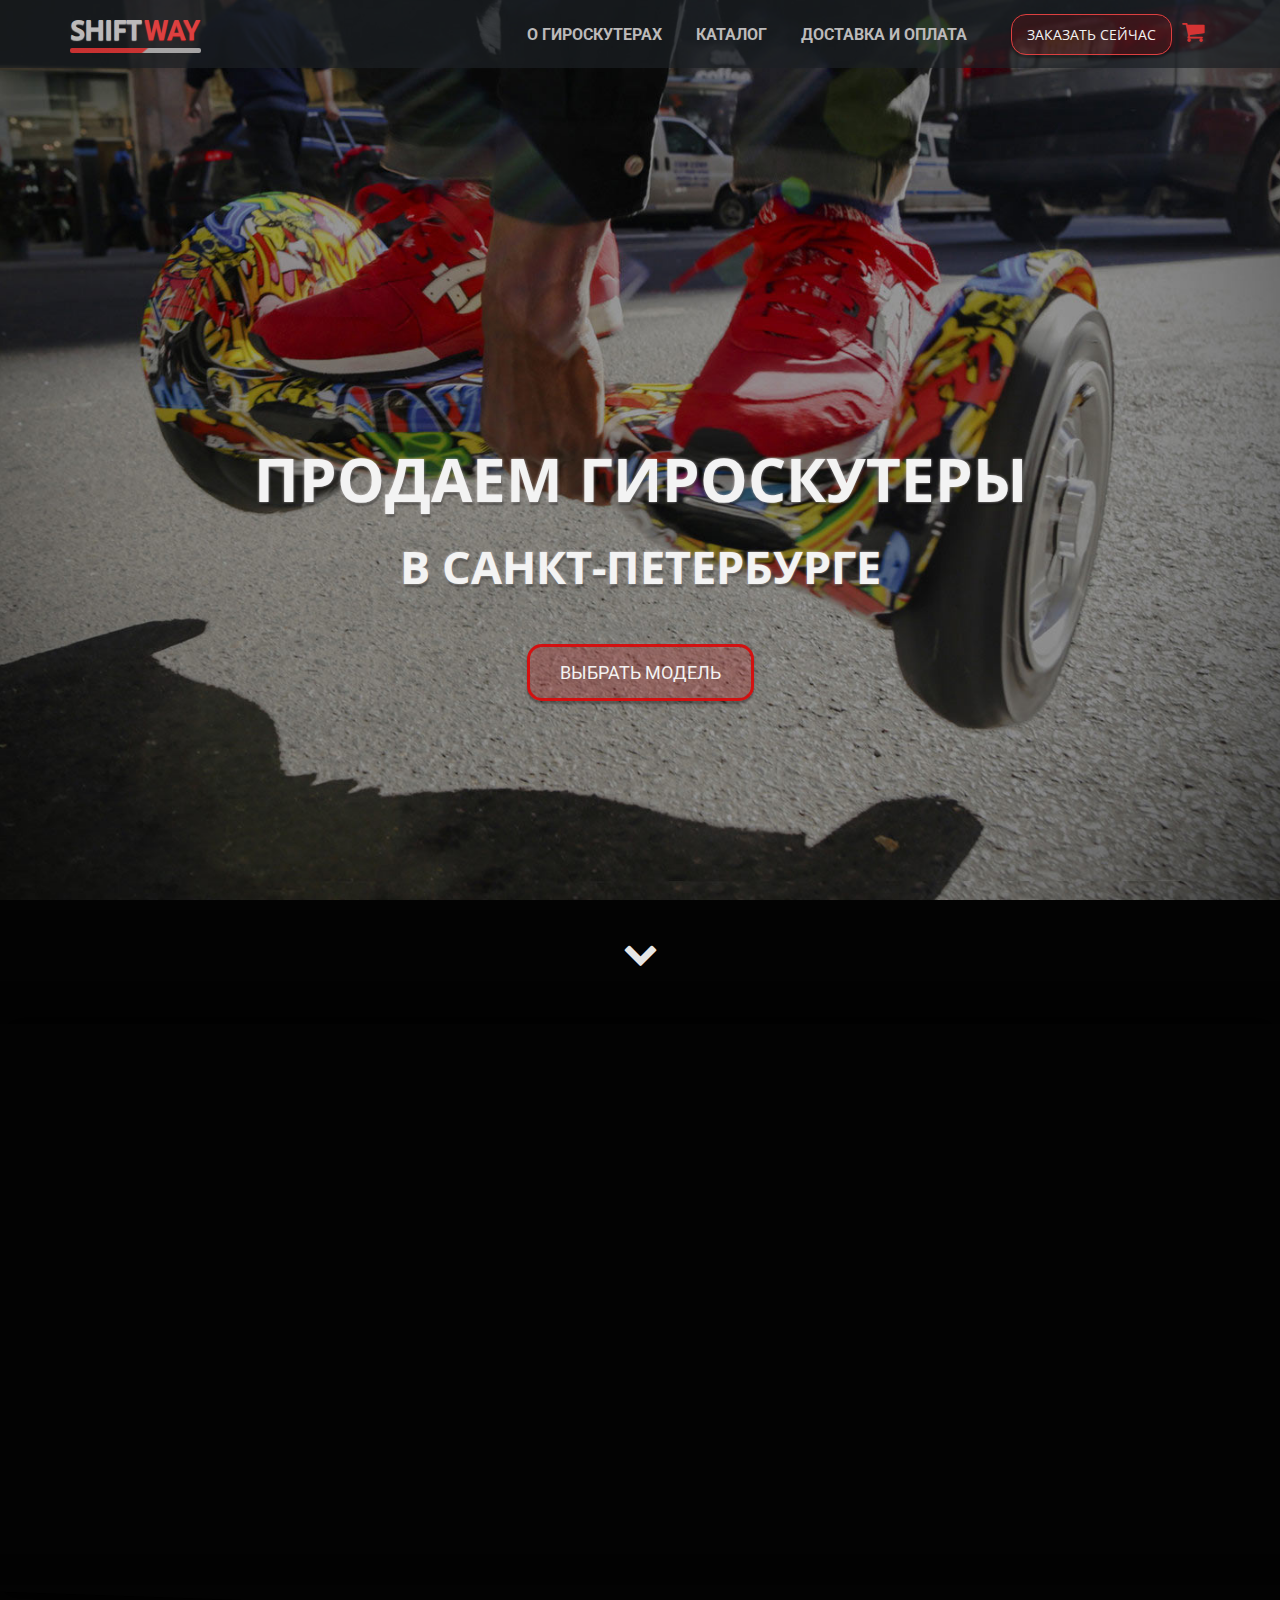
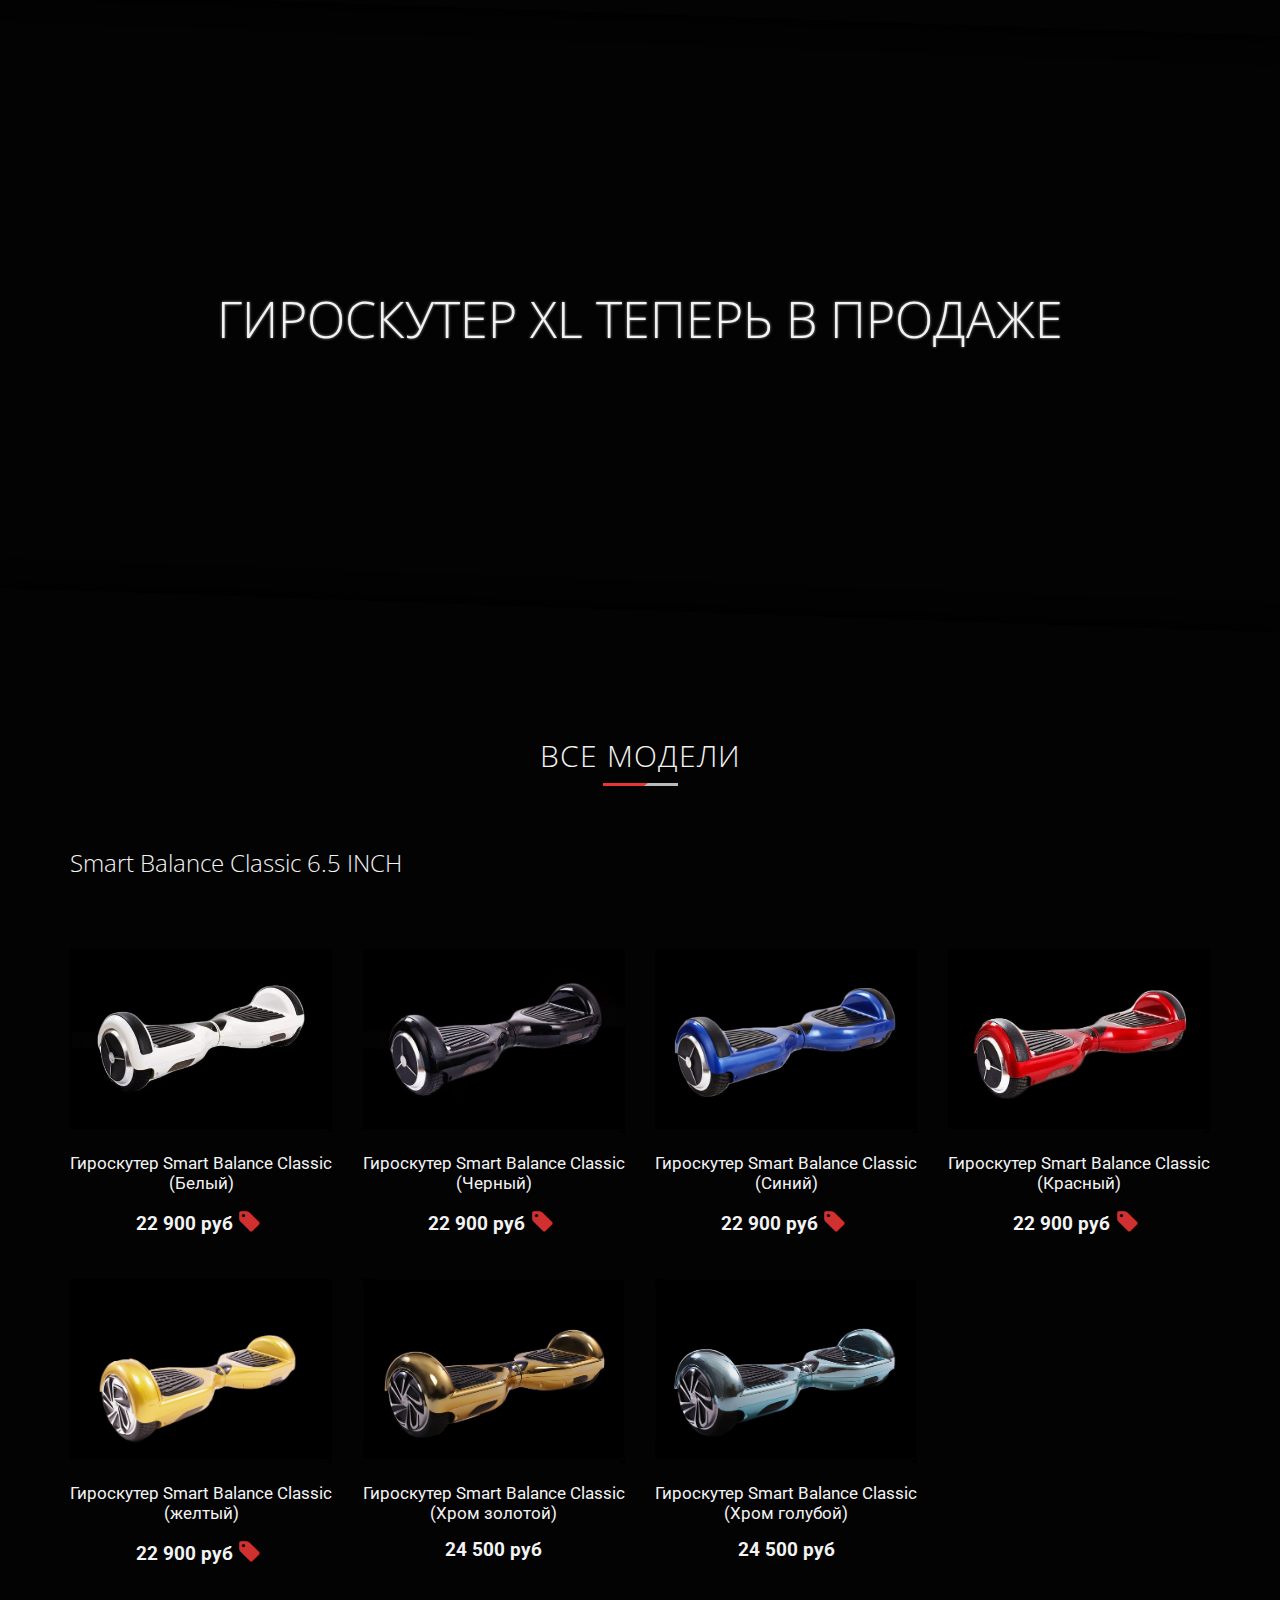
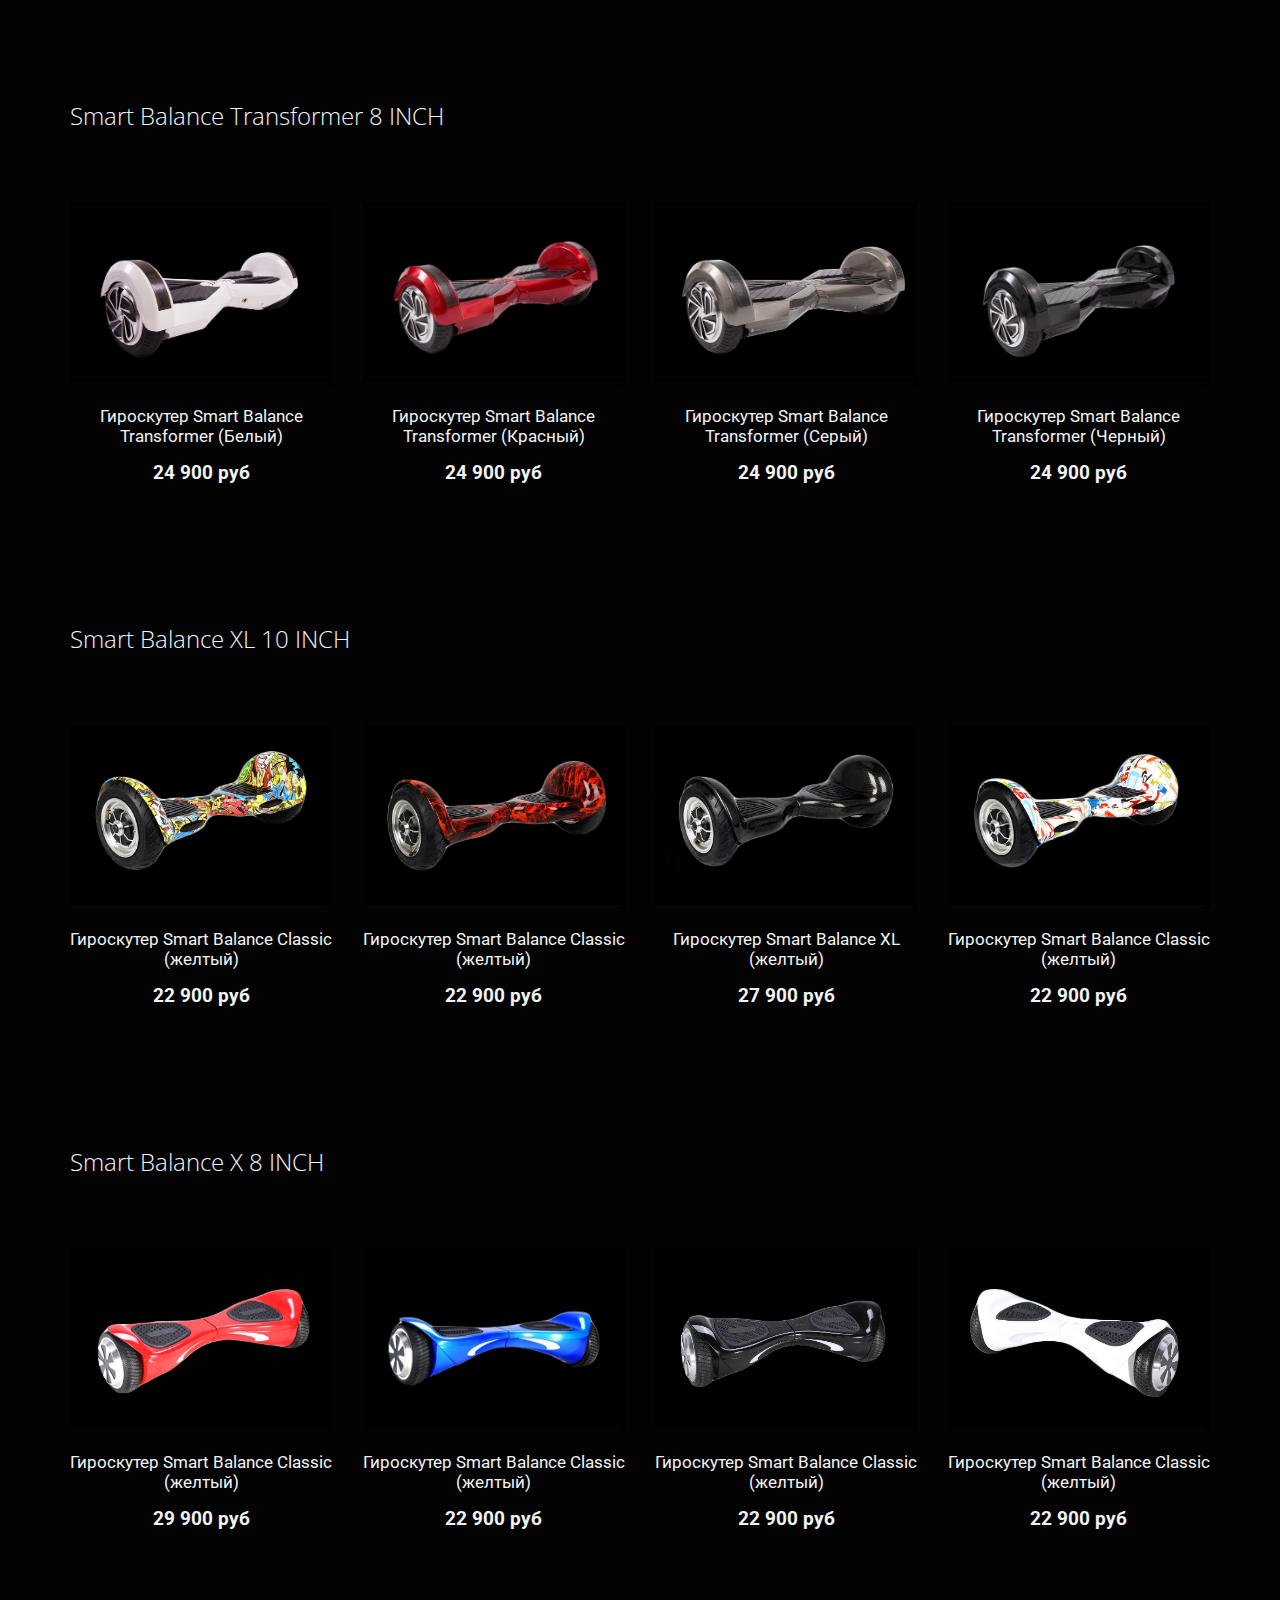
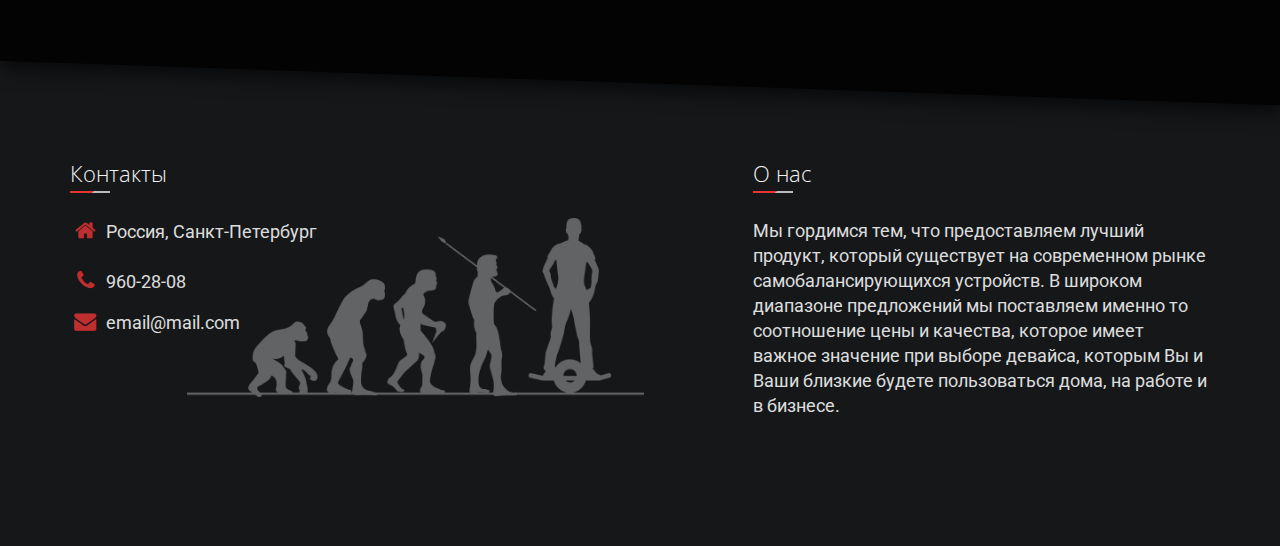
<file: index.html>
<!DOCTYPE html>
<html lang="ru">
  <head>
    <meta charset="UTF-8">
    <meta name="viewport" content="width=device-width, initial-scale=1, maximum-scale=1">
    <title>Shiftway Гироскутеры</title>
    <link rel="shortcut icon" href="img/favicon.png" type="image/x-icon">
    <link href='https://fonts.googleapis.com/css?family=Roboto:400,700&subset=latin,cyrillic' rel='stylesheet' type='text/css'>
    <link href='https://fonts.googleapis.com/css?family=Open+Sans:400,300,700&subset=latin,cyrillic' rel='stylesheet' type='text/css'>
    <link rel="stylesheet" type="text/css" href="css/normalize.css">
    <link rel="stylesheet" type="text/css" href="css/stylesheet.css">
    <!--  <![if IE]>
  <style type="text/css">
   .page-header, .promo-block-2{
     background-attachment: scroll;
   }
  </style>
  <![endif]> -->
  </head>
  <body>
    <header class="page-header">
      <div class="nav-menu" id="menu">
        <div class="container">
          <div class="row">
            <div class="col-md-3">
              <div class="logo">
                <a href="index.html">
                <span class="shift">Shift</span><span class="way">way</span><span class="dot">.ru</span>
                <div class="logo-decor"></div>
                </a>
              </div>
              <a class="mobile-menu-icon" href="#" id="mobileButton"><span></span></a>
            </div>
              
            <div class="col-md-9 text-right">
              <nav class="main-nav" id="mobile-menu">
                <ul>
                   <li><a href="gyro.html">О гироскутерах</a></li>
                  <li><a class="smoothScroll" href="#catalog">Каталог</a></li>
                  <li><a href="">Доставка и оплата</a></li>

                </ul>
                <div class="page-header__btn-order">
                <a class="btn-order-now" href="#">Заказать сейчас</a>
                <span class="icon-basket-1"></span>
              </div>
              </nav>
            </div>
	        </div>
          </div>
        </div>
      <section class="promo-block">
        <div class="container">
          <div class="row">
            <div class="col-md-10 col-md-offset-1 text-center">
              <h1 class="promo-block__title">Продаем гироскутеры<br><span>в Санкт-Петербурге</span></h1>
              <a href="#catalog" class="btn promo-block__btn smoothScroll">Выбрать модель</a>
              <a href="#catalog" class="icon-down-open smoothScroll"></a>
            </div>
          </div>
        </div>
      </section>
    </header>
    <main>
      <div class="features">
        <div class="container">
          <div class="row">
            <div class="col-md-4 col-sm-4 feature-animation">
              <div class="feature-item">
                <a href="">
                  <img src="img/feature-1.jpg" alt="">
                </a>
              </div>
            </div>
            <div class="col-md-4 col-sm-4 feature-animation">
              <div class="feature-item">
               
                  <img src="img/f2.jpg" alt="">
            
              </div>
            </div>
            <div class="col-md-4 col-sm-4 feature-animation">
              <div class="feature-item">
                <a href="">
                  <img src="img/feature-3.jpg" alt="">
                </a>
              </div>
            </div>
          </div>
        </div>
      </div>
      <div class="skew-2deg skew-2deg--up"></div>
      <section class="promo-block-2">
        <div class="container">
          <div class="row">
            <div class="col-md-10 col-md-offset-1 text-center">
              <h4 class="promo-block-2__title">Гироскутер XL теперь в продаже</h4>
            </div>
          </div>
        </div>
      </section>
      <div class="skew-2deg skew-2deg--down"></div>
      <article class="catalog" id="catalog">
        <div class="container">
          <div class="row">
            <div class="col-md-10 col-md-offset-1 text-center">
              <h2 class="catalog__title">Все модели</h2>
            </div>
          </div>
          <section class="catalog__section" id="catalog-classic">
            <div class="row">
              <div class="col-md-5">
                <h3 class="catalog__section-title">Smart Balance Classic 6.5 INCH</h3>
              </div>
            </div>
            <div class="row">
              <div class="col-md-3 col-xs-6">

                <div class="catalog__item" >
                  <div class="catalog__item-picture">
                    <a href="classic.html">
                      <div class="hover-block hover-block-left"><p><span class="icon-info-circled"></span>Описание</p></div>
                    </a>
                    <a href="#"  class="buy-classic-white">
                      <div class="hover-block hover-block-right"><p>Купить<span class="icon-basket-1"></span></p></div>
                    </a>
                    <img src="img/item-classic-white.jpg">
                  </div>
                  <p class="catalog__item-name">Гироскутер Smart Balance Classic (Белый)</p>
                  <p class="catalog__item-price">22 900 руб<span class="icon-tag"></span></p>
                </div>

              </div>
              <div class="col-md-3 col-xs-6">
                <div class="catalog__item">
                  <div class="catalog__item-picture">
                    <a href="classic.html">
                      <div class="hover-block hover-block-left"><p><span class="icon-info-circled"></span>Описание</p></div></a>
                    <a href="#" class="buy-classic-black">
                      <div class="hover-block hover-block-right"><p>Купить<span class="icon-basket-1"></span></p></div></a>
                    <img src="img/item-classic-black.jpg">
                  </div>
                  <p class="catalog__item-name">Гироскутер Smart Balance Classic (Черный)</p>
                  <p class="catalog__item-price">22 900 руб<span class="icon-tag"></span></p>
                </div>
              </div>


              <div class="col-md-3 col-xs-6">
                <div class="catalog__item">
                  <div class="catalog__item-picture">
                    <a href="classic.html">
                      <div class="hover-block hover-block-left"><p><span class="icon-info-circled"></span>Описание</p></div></a>
                    <a href="#" class="buy-classic-blue">
                      <div class="hover-block hover-block-right"><p>Купить<span class="icon-basket-1"></span></p></div></a>
                    <img src="img/item-classic-blue.jpg">
                  </div>
                  <p class="catalog__item-name">Гироскутер Smart Balance Classic (Синий)</p>
                  <p class="catalog__item-price">22 900 руб<span class="icon-tag"></span></p>
                </div>
              </div>

              <div class="col-md-3 col-xs-6">
                <div class="catalog__item">
                  <div class="catalog__item-picture">
                    <a href="classic.html">
                      <div class="hover-block hover-block-left"><p><span class="icon-info-circled"></span>Описание</p></div></a>
                    <a href="#" class="buy-classic-red">
                      <div class="hover-block hover-block-right"><p>Купить<span class="icon-basket-1"></span></p></div></a>
                    <img src="img/item-classic-red.jpg">
                  </div>
                  <p class="catalog__item-name">Гироскутер Smart Balance Classic (Красный)</p>
                  <p class="catalog__item-price">22 900 руб<span class="icon-tag"></span></p>
                </div>

              </div>
              <div class="col-md-3 col-xs-6">
                <div class="catalog__item">
                  <div class="catalog__item-picture">
                    <a href="classic.html">
                      <div class="hover-block hover-block-left"><p><span class="icon-info-circled"></span>Описание</p></div></a>
                    <a href="#" class="buy-classic-yellow">
                      <div class="hover-block hover-block-right"><p>Купить<span class="icon-basket-1"></span></p></div></a>
                    <img src="img/item-classic-yellow.jpg">
                  </div>
                  <p class="catalog__item-name">Гироскутер Smart Balance Classic (желтый)</p>
                  <p class="catalog__item-price">22 900 руб<span class="icon-tag"></span></p>
                </div>
              </div>
              <div class="col-md-3 col-xs-6">
                <div class="catalog__item">
                  <div class="catalog__item-picture">
                    <a href="classic.html">
                      <div class="hover-block hover-block-left"><p><span class="icon-info-circled"></span>Описание</p></div></a>
                    <a href="#" class="buy-classic-chrome_gold">
                      <div class="hover-block hover-block-right"><p>Купить<span class="icon-basket-1"></span></p></div></a>
                    <img src="img/item-classic-chrome_gold.jpg">
                  </div>
                  <p class="catalog__item-name">Гироскутер Smart Balance Classic (Хром золотой)</p>
                  <p class="catalog__item-price">24 500 руб</p>
                </div>
              </div>
              <div class="col-md-3 col-xs-6">
                <div class="catalog__item">
                  <div class="catalog__item-picture">
                    <a href="classic.html">
                      <div class="hover-block hover-block-left"><p><span class="icon-info-circled"></span>Описание</p></div></a>
                    <a href="#" class="buy-classic-chrome_blue">
                      <div class="hover-block hover-block-right"><p>Купить<span class="icon-basket-1"></span></p></div></a>
                    <img src="img/item-classic-chrome_blue.jpg">
                  </div>
                  <p class="catalog__item-name">Гироскутер Smart Balance Classic (Хром голубой)</p>
                  <p class="catalog__item-price">24 500 руб</p>
                </div>
              </div>
            </div>

          </section>
          <section class="catalog__section" id="catalog-transformer">
            <div class="row">
              <div class="col-md-5">
                <h3 class="catalog__section-title">Smart Balance Transformer 8 INCH</h3>
              </div>
            </div>
            <div class="row">
              <div class="col-md-3 col-xs-6">
                <div class="catalog__item">
                  <div class="catalog__item-picture">
                    <a href="transformer.html">
                      <div class="hover-block hover-block-left"><p><span class="icon-info-circled"></span>Описание</p></div></a>
                    <a href="#" class="buy-transformer-white">
                      <div class="hover-block hover-block-right"><p>Купить<span class="icon-basket-1"></span></p></div></a>
                    <img src="img/item-transformer-white.jpg">
                  </div>
                  <p class="catalog__item-name">Гироскутер Smart Balance Transformer (Белый)</p>
                  <p class="catalog__item-price">24 900 руб</p>
                </div>
              </div>
              <div class="col-md-3 col-xs-6">
                <div class="catalog__item">
                  <div class="catalog__item-picture">
                    <a href="transformer.html">
                      <div class="hover-block hover-block-left"><p><span class="icon-info-circled"></span>Описание</p></div></a>
                    <a href="#" class="buy-transformer-red">
                      <div class="hover-block hover-block-right"><p>Купить<span class="icon-basket-1"></span></p></div></a>
                    <img src="img/item-transformer-red.jpg">
                  </div>
                  <p class="catalog__item-name">Гироскутер Smart Balance Transformer (Красный)</p>
                  <p class="catalog__item-price">24 900 руб</p>
                </div>
              </div>

              <div class="col-md-3 col-xs-6">
                <div class="catalog__item">
                  <div class="catalog__item-picture">
                    <a href="transformer.html">
                      <div class="hover-block hover-block-left"><p><span class="icon-info-circled"></span>Описание</p></div></a>
                    <a href="#" class="buy-transformer-grey">
                      <div class="hover-block hover-block-right"><p>Купить<span class="icon-basket-1"></span></p></div></a>
                    <img src="img/item-transformer-grey.jpg">
                  </div>
                  <p class="catalog__item-name">Гироскутер Smart Balance Transformer (Cерый)</p>
                  <p class="catalog__item-price">24 900 руб</p>
                </div>
              </div>
              <div class="col-md-3 col-xs-6">
                <div class="catalog__item">
                  <div class="catalog__item-picture">
                    <a href="transformer.html">
                      <div class="hover-block hover-block-left"><p><span class="icon-info-circled"></span>Описание</p></div></a>
                    <a href="#" class="buy-transformer-black">
                      <div class="hover-block hover-block-right"><p>Купить<span class="icon-basket-1"></span></p></div></a>
                    <img src="img/item-transformer-black.jpg">
                  </div>
                  <p class="catalog__item-name">Гироскутер Smart Balance Transformer (Черный)</p>
                  <p class="catalog__item-price">24 900 руб</p>
                </div>
              </div>
            </div>

          </section>
          <section class="catalog__section" id="catalog-xl">
            <div class="row">
              <div class="col-md-5">
                <h3 class="catalog__section-title">Smart Balance XL 10 INCH</h3>
              </div>
            </div>
            <div class="row">
              <div class="col-md-3 col-xs-6">
                <div class="catalog__item">
                  <div class="catalog__item-picture">
                    <a href="xl.html">
                      <div class="hover-block hover-block-left"><p><span class="icon-info-circled"></span>Описание</p></div></a>
                    <a href="#" class="buy-xl-graffity-1">
                      <div class="hover-block hover-block-right"><p>Купить<span class="icon-basket-1"></span></p></div></a>
                    <img src="img/item-xl-graffity-1.jpg">
                  </div>
                  <p class="catalog__item-name">Гироскутер Smart Balance Classic (желтый)</p>
                  <p class="catalog__item-price">22 900 руб</p>
                </div>
              </div>
              

              <div class="col-md-3 col-xs-6">
                 <div class="catalog__item">
                  <div class="catalog__item-picture">
                    <a href="xl.html">
                      <div class="hover-block hover-block-left"><p><span class="icon-info-circled"></span>Описание</p></div></a>
                    <a href="#" class="buy-xl-fire">
                      <div class="hover-block hover-block-right"><p>Купить<span class="icon-basket-1"></span></p></div></a>
                    <img src="img/item-xl-fire.jpg">
                  </div>
                  <p class="catalog__item-name">Гироскутер Smart Balance Classic (желтый)</p>
                  <p class="catalog__item-price">22 900 руб</p>
                </div>
              </div>
              <div class="col-md-3 col-xs-6">
                 <div class="catalog__item">
                  <div class="catalog__item-picture">
                    <a href="xl.html">
                      <div class="hover-block hover-block-left"><p><span class="icon-info-circled"></span>Описание</p></div></a>
                   <a href="#" class="buy-xl-black">
                      <div class="hover-block hover-block-right"><p>Купить<span class="icon-basket-1"></span></p></div></a>
                    <img src="img/item-xl-black.jpg">
                  </div>
                  <p class="catalog__item-name">Гироскутер Smart Balance XL (желтый)</p>
                  <p class="catalog__item-price">27 900 руб</p>
                </div>
              </div>
              <div class="col-md-3 col-xs-6">
                 <div class="catalog__item">
                  <div class="catalog__item-picture">
                    <a href="xl.html">
                      <div class="hover-block hover-block-left"><p><span class="icon-info-circled"></span>Описание</p></div></a>
                    <a href="#" class="buy-xl-graffity-2">
                      <div class="hover-block hover-block-right"><p>Купить<span class="icon-basket-1"></span></p></div></a>
                    <img src="img/item-xl-graffity-2.jpg">
                  </div>
                  <p class="catalog__item-name">Гироскутер Smart Balance Classic (желтый)</p>
                  <p class="catalog__item-price">22 900 руб</p>
                </div>
              </div>
            </div>

          </section>
          <section class="catalog__section" id="catalog-x">
            <div class="row">
              <div class="col-md-5">
                <h3 class="catalog__section-title">Smart Balance X 8 INCH</h3>
              </div>
            </div>
            <div class="row">
              <div class="col-md-3 col-xs-6">
                 <div class="catalog__item">
                  <div class="catalog__item-picture">
                    <a href="evo.html">
                      <div class="hover-block hover-block-left"><p><span class="icon-info-circled"></span>Описание</p></div></a>
                    <a href="#" class="buy-x-red">
                      <div class="hover-block hover-block-right"><p>Купить<span class="icon-basket-1"></span></p></div></a>
                    <img src="img/item-x-red.jpg">
                  </div>
                  <p class="catalog__item-name">Гироскутер Smart Balance Classic (желтый)</p>
                  <p class="catalog__item-price">29 900 руб</p>
                </div>
              </div>
              <div class="col-md-3 col-xs-6">
                 <div class="catalog__item">
                  <div class="catalog__item-picture">
                    <a href="evo.html">
                      <div class="hover-block hover-block-left"><p><span class="icon-info-circled"></span>Описание</p></div></a>
                    <a href="#" class="buy-x-blue">
                      <div class="hover-block hover-block-right"><p>Купить<span class="icon-basket-1"></span></p></div></a>
                    <img src="img/item-x-blue.jpg">
                  </div>
                  <p class="catalog__item-name">Гироскутер Smart Balance Classic (желтый)</p>
                  <p class="catalog__item-price">22 900 руб</p>
                </div>
              </div>

              <div class="col-md-3 col-xs-6">
                 <div class="catalog__item">
                  <div class="catalog__item-picture">
                    <a href="evo.html">
                      <div class="hover-block hover-block-left"><p><span class="icon-info-circled"></span>Описание</p></div></a>
                    <a href="#" class="buy-x-black">
                      <div class="hover-block hover-block-right"><p>Купить<span class="icon-basket-1"></span></p></div></a>
                    <img src="img/item-x-black.jpg">
                  </div>
                  <p class="catalog__item-name">Гироскутер Smart Balance Classic (желтый)</p>
                  <p class="catalog__item-price">22 900 руб</p>
                </div>
              </div>
              <div class="col-md-3 col-xs-6">
                 <div class="catalog__item">
                  <div class="catalog__item-picture">
                    <a href="evo.html">
                      <div class="hover-block hover-block-left"><p><span class="icon-info-circled"></span>Описание</p></div></a>
                    <a href="#" class="buy-x-white">
                      <div class="hover-block hover-block-right"><p>Купить<span class="icon-basket-1"></span></p></div></a>
                    <img src="img/item-x-white.jpg">
                  </div>
                  <p class="catalog__item-name">Гироскутер Smart Balance Classic (желтый)</p>
                  <p class="catalog__item-price">22 900 руб</p>
                </div>
              </div>
              
            </div>
          </section>
          </div>
          </article>
          <div class="skew-2deg skew-2deg--up"></div>
        </main>
        <footer class="page-footer">
        	<div class="container">
        		<div class="row">
        			<div class="col-md-7">
        				<h5 class="page-footer__title">Контакты</h5>
                <div class="contacts">
                <p class="contacts__adress"><span class="icon-home"></span>Россия, Санкт-Петербург</p>
                <p class="contacts__tel"><a href="tel:9602808"><span class="icon-phone"></span>960-28-08</a></p>
                <p class="contacts__mail"><a href="mailto:email@mail.com"><span class="icon-mail-alt"></span>email@mail.com</a></p>
        			</div></div>
        			<div class="col-md-5">
        				<h5 class="page-footer__title">О нас</h5>
                <p class="page-footer__about-us">Мы гордимся тем, что предоставляем лучший продукт, который существует на современном рынке самобалансирующихся устройств. В широком диапазоне предложений мы поставляем именно то соотношение цены и качества, которое имеет важное значение при выборе девайса, которым Вы и Ваши близкие будете пользоваться дома, на работе и в бизнесе. </p>
        			</div>
        		</div>
        	</div>
        </footer>

        
<div class="modal-overlay"></div>
          <div class="modal-window">
          <div class="modal-window__close-btn"></div>
          <p class="modal-window__title">Для заказа вы можете позвонить нам по телефону 980 09 39, 
           или оставить заявку и наш менеджер свяжется с Вами</p> 
           <form name="first-form" action="send.php" method="post" id="ajaxform">
           <div class="modal-window__input">
            <input type="text" required  id="name-form" name="name" value="dima">
            <label for="name-form">Имя</label>
            <div class="decor"></div>
          </div>
           <div class="modal-window__input">
            <input type="text" required  id="text-form" name="phone">
            <label for="text-form">Телефон</label>
            <div class="decor"></div>
          </div>
          
           <p class="modal-title">Модель: <select id="model-select" name="model-name">
             <option selected>Выберите модель</option>
             <option value="Classic">Classic</option>
             <option value="Transformer">Transformer</option>
             <option value="XL">XL</option>
             <option value="X">X</option>
           </select>
           <span id="model-name"></span></p>
           <p class="modal-title">Цвет:
           <select class="color-select" id="color-select-classic" name="model-color-classic">
             <option selected>Выберите цвет</option>
             <option>Красный</option>
             <option>Белый</option>
             <option>Черный</option>
             <option>Желтый</option>
             <option>Синий</option> 
           </select>
           <select class="color-select" id="color-select-transformer" name="model-color-transformer">
             <option selected>Выберите цвет</option>
             <option>Красный</option>
             <option>Белый</option>
             <option>Черный</option>
             <option>Серый</option>
           </select>
           <select class="color-select" id="color-select-xl" name="model-color-xl">
             <option selected>Выберите цвет</option>
             <option>Черный</option>
             <option>Огонь</option>
             <option>Карбон</option>
             <option>Граффити белый</option>
             <option>Граффити желтый</option>
           </select>
           <select class="color-select" id="color-select-x" name="model-color-x">
             <option selected>Выберите цвет</option>
             <option>Красный</option>
             <option>Белый</option>
             <option>Черный</option>
             <option>Синий</option> 
           </select>
           <span id="model-color"> </span>
            
           </p>
           <p class="modal-title">К оплате:<span id="model-price"></span></p>
           <input type="submit" value='Заказать'>
           </form>

            </div>
        <script src="js/jquery-2.2.0.min.js"></script>
        <script src="js/jquery.waypoints.min.js"></script>
        <script src="js/scripts.js"></script>
      </body>
    </html>
</file>
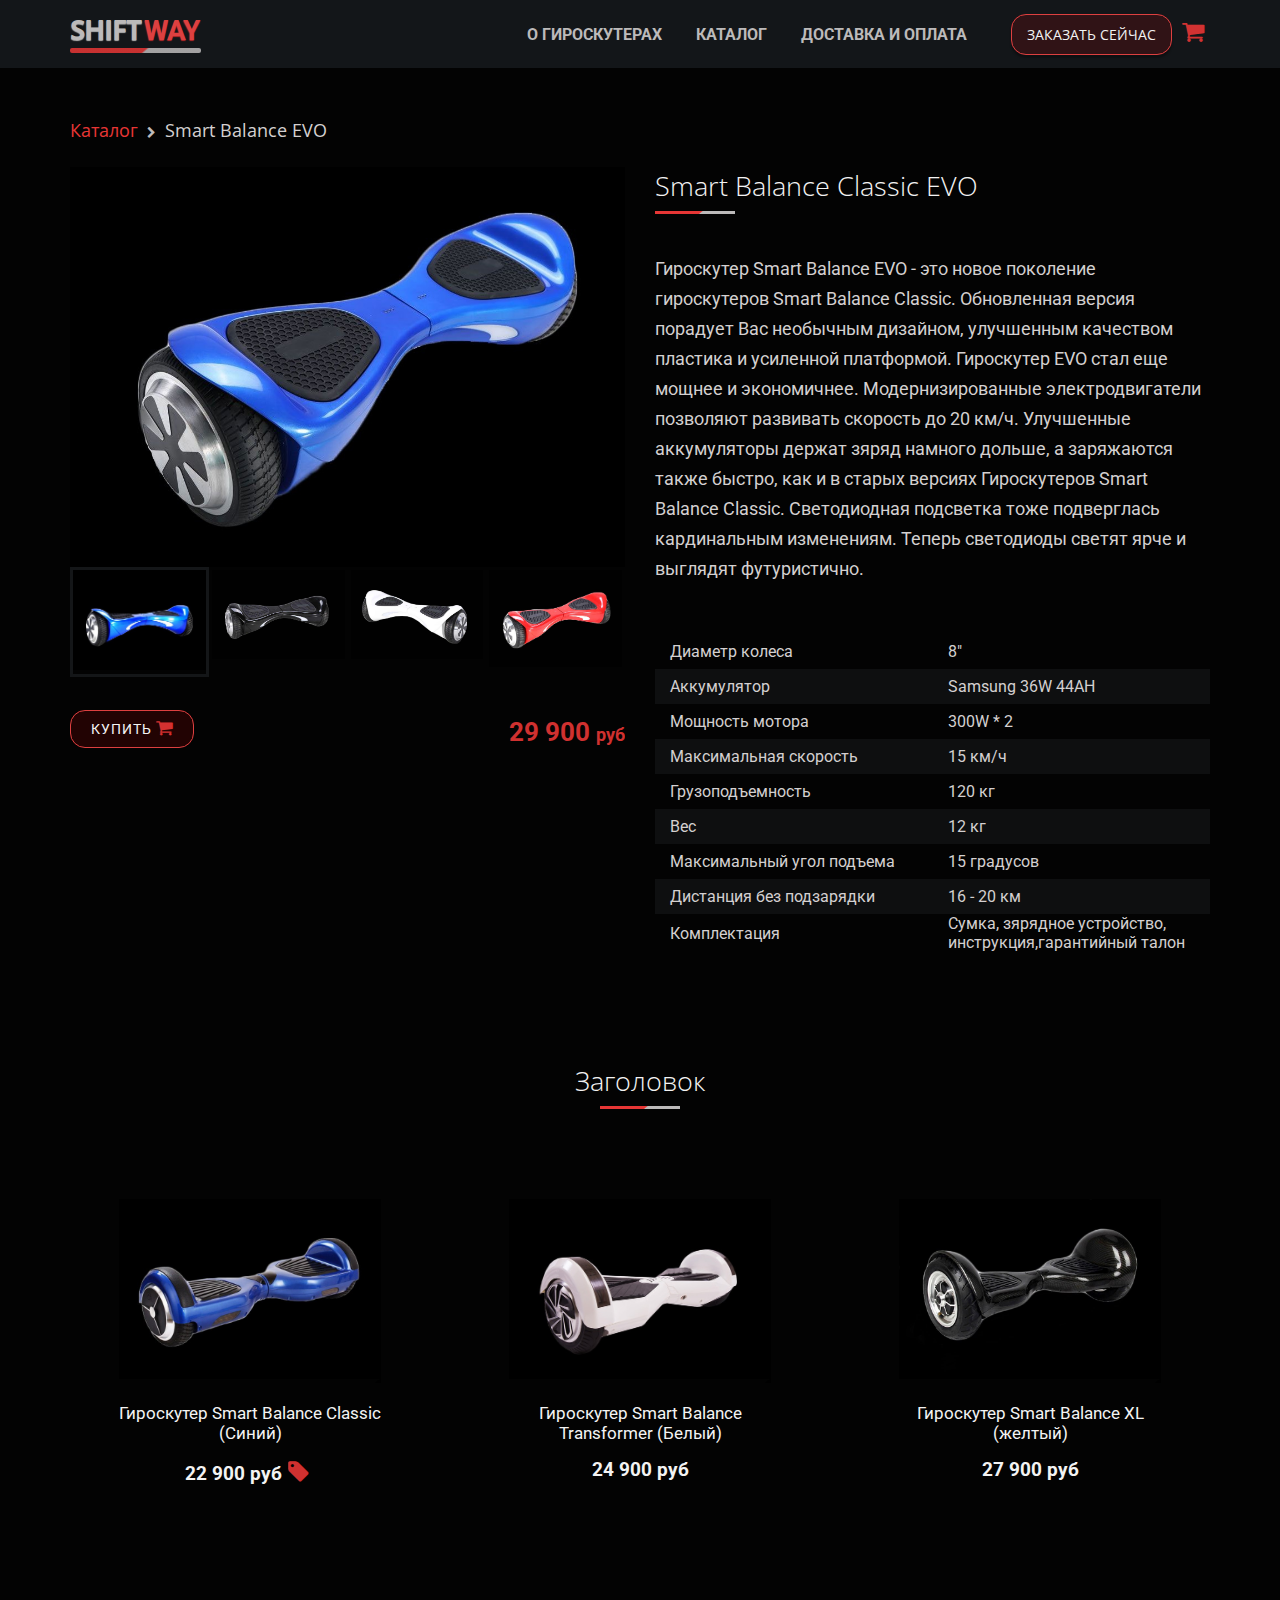
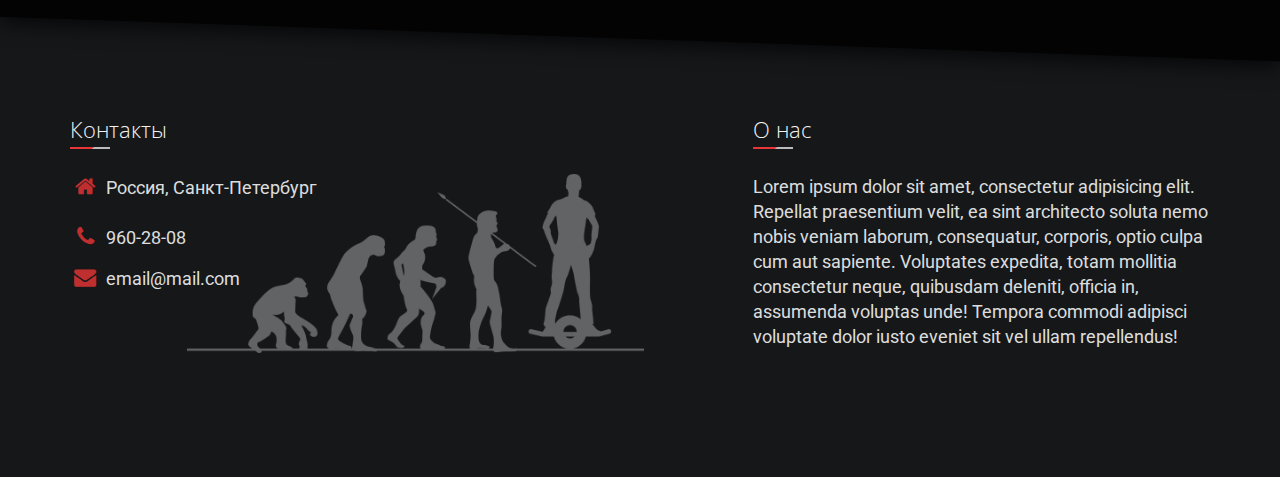
<file: evo.html>
<!DOCTYPE html>
<html lang="ru">
<head>
	<meta charset="UTF-8">
	<meta name="viewport" content="width=device-width, initial-scale=1, maximum-scale=1">
	<title>Shiftway Classic</title>
	<link rel="shortcut icon" href="img/favicon_converted-2.png" type="image/x-icon">
	<link href='https://fonts.googleapis.com/css?family=Roboto:400,700&subset=latin,cyrillic' rel='stylesheet' type='text/css'>
    <link href='https://fonts.googleapis.com/css?family=Open+Sans:400,300,700&subset=latin,cyrillic' rel='stylesheet' type='text/css'>
    <link rel="stylesheet" type="text/css" href="css/normalize.css">
     <link rel="stylesheet" type="text/css" href="css/slick.css">
    <link rel="stylesheet" type="text/css" href="css/stylesheet.css">
</head>
<body>
	<header>
      <div class="nav-menu" id="menu">
        <div class="container">
          <div class="row">
            <div class="col-md-3">
              <div class="logo">
                <a href="index.html">
                <span class="shift">Shift</span><span class="way">way</span><span class="dot">.ru</span>
                <div class="logo-decor"></div>
                </a>
              </div>
              <a class="mobile-menu-icon" href="#" id="mobileButton"><span></span></a>
            </div>
              
            <div class="col-md-9 text-right">
              <nav class="main-nav" id="mobile-menu">
                <ul>
                   <li><a href="gyro.html">О гироскутерах</a></li>
                  <li><a href="index.html#catalog">Каталог</a></li>
                  <li><a href="">Доставка и оплата</a></li>

                </ul>
                <div class="page-header__btn-order">
                <a class="btn-order-now" href="#">Заказать сейчас</a>
                <span class="icon-basket-1"></span>
              </div>
              </nav>
            </div>
	        </div>
          </div>
        </div>
     </header>
     <main>
     	<div class="pagination">
	     	<div class="container">
	     		<div class="row">
	     			<div class="col-md-12 ">
	     				<div class="pagination__line"><a href="index.html#catalog-x">Каталог</a><span class="icon-right-open"></span> Smart Balance EVO</div>
	     			</div>
	     		</div>
	     	</div>
	    </div>
		<article class="product-description">
			<div class="container">
				<div class="row">
					<div class="col-md-6 col-sm-12">
					<div class="slider-wrapper" id="slider-wrapper">
					<div class="slider-wrapper-load">
						<div class="cssload-jumping">
							<span></span><span></span><span>
							</span><span></span><span></span>
						</div>
					</div>
						<div class="slider slider-1" id="slider-1">
							<img src="img/slider-x-blue-1.jpg">
							<img src="img/slider-x-blue-2.jpg">
							<img src="img/slider-x-blue-3.jpg">
						</div>
						<div class="slider slider-2" id="slider-2">
							<img src="img/slider-x-black-1.jpg">
							<img src="img/slider-x-black-2.jpg">
							<img src="img/slider-x-black-3.jpg">
						</div>
						<div class="slider slider-3" id="slider-3">
							<img src="img/slider-x-white-3.jpg">
							<img src="img/slider-x-white-1.jpg">
							<img src="img/slider-x-white-2.jpg">
						</div>
						<div class="slider slider-4" id="slider-4">
							<img src="img/slider-x-red-1.jpg">
							<img src="img/slider-x-red-2.jpg">
							<img src="img/slider-x-red-3.jpg">
						</div>
					</div>
						<div class="radio-select">
						<div class="row no-gutter radio-row">
					<div class="col-md-3 col-xs-3">
						<input class="radio-class" type="radio" name="slider-switch" id="slider-switch-1" checked>
						<label for="slider-switch-1">
							<img src="img/item-x-blue.jpg">
						</label>
					</div>
					<div class="col-md-3 col-xs-3">
						<input class="radio-class" type="radio" name="slider-switch" id="slider-switch-2">
						<label for="slider-switch-2">
							<img src="img/item-x-black.jpg">
						</label>
					</div>
					<div class="col-md-3 col-xs-3">
						
						<input class="radio-class" type="radio" name="slider-switch" id="slider-switch-3">
						<label for="slider-switch-3">
							<img src="img/item-x-white.jpg">
						</label>
					</div>
					<div class="col-md-3 col-xs-3">
						
						<input class="radio-class" type="radio" name="slider-switch" id="slider-switch-4">
						<label for="slider-switch-4">
							<img src="img/item-x-red.jpg">
						</label>
					</div>
						</div>
						</div>
					<div class="order-block">
						<a href="#" class="order-btn" id="buy-x">Купить<span class="icon-basket-1"></span></a>
						<p class="order-block__price">29 900 <span>руб</span></p>
					</div>
					</div>
					<div class="col-md-6 col-sm-12">
						<h1 class="product-description__title">Smart Balance Classic EVO</h1>
						<p class="product-description__text">Гироскутер Smart Balance EVO - это новое поколение гироскутеров Smart Balance Classic. Обновленная версия порадует Вас необычным дизайном, улучшенным качеством пластика и усиленной платформой. Гироскутер EVO стал еще мощнее и экономичнее. Модернизированные электродвигатели позволяют развивать скорость до 20 км/ч. Улучшенные аккумуляторы держат зяряд намного дольше, а заряжаются также быстро, как и в старых версиях Гироскутеров Smart Balance Classic. Светодиодная подсветка тоже подверглась кардинальным изменениям. Теперь светодиоды светят ярче и выглядят футуристично.</p>
						
						<table class="product-description__characteristics">
							<tr>
								<td>Диаметр колеса</td>
								<td>8"</td>
							</tr>
							<tr>
								<td>Аккумулятор</td>
								<td>Samsung 36W 44AH</td>
							</tr>
							<tr>
								<td>Мощность мотора</td>
								<td>300W * 2</td>
							</tr>
							<tr>
								<td>Максимальная скорость</td>
								<td>15 км/ч</td>
							</tr>
							<tr>
								<td>Грузоподъемность</td>
								<td>120 кг</td>
							</tr>
							<tr>
								<td>Вес</td>
								<td>12 кг</td>
							</tr>
							<tr>
								<td>Максимальный угол подъема </td>
								<td>15 градусов</td>
							</tr>
							<tr>
								<td>Дистанция без подзарядки</td>
								<td>16 - 20 км</td>
							</tr>
							<tr>
								<td>Комплектация</td>
								<td>Сумка, зярядное устройство, инструкция,гарантийный талон</td>
							</tr>
						</table>
					</div>
				</div>
			</div>
		</article>
		<section class="related-items">
			<div class="container">
				<div class="row">
					<div class="col-md-10 col-md-offset-1 text-center">
						<h2 class="related-items__title">Заголовок</h2>
					</div>
				</div>
				<div class="row">
					<div class="col-md-4" id="catalog-classic">
						<div class="catalog__item">
                  <div class="catalog__item-picture">
                    <a href="classic.html">
                      <div class="hover-block hover-block-left"><p><span class="icon-info-circled"></span>Описание</p></div></a>
                    <a href="#" class="buy-classic-blue">
                      <div class="hover-block hover-block-right"><p>Купить<span class="icon-basket-1"></span></p></div></a>
                    <img src="img/item-classic-blue.jpg">
                  </div>
                  <p class="catalog__item-name">Гироскутер Smart Balance Classic (Синий)</p>
                  <p class="catalog__item-price">22 900 руб<span class="icon-tag"></span></p>
                </div>
					</div>
					<div class="col-md-4" id="catalog-transformer">
						<div class="catalog__item">
                  <div class="catalog__item-picture">
                    <a href="transformer.html">
                      <div class="hover-block hover-block-left"><p><span class="icon-info-circled"></span>Описание</p></div></a>
                    <a href="#" class="buy-transformer-white">
                      <div class="hover-block hover-block-right"><p>Купить<span class="icon-basket-1"></span></p></div></a>
                    <img src="img/item-transformer-white.jpg">
                  </div>
                  <p class="catalog__item-name">Гироскутер Smart Balance Transformer (Белый)</p>
                  <p class="catalog__item-price">24 900 руб</p>
                </div>
					</div>
					<div class="col-md-4" id="catalog-xl">
						<div class="catalog__item">
                  <div class="catalog__item-picture">
                    <a href="xl.html">
                      <div class="hover-block hover-block-left"><p><span class="icon-info-circled"></span>Описание</p></div></a>
                   <a href="#" class="buy-xl-black">
                      <div class="hover-block hover-block-right"><p>Купить<span class="icon-basket-1"></span></p></div></a>
                    <img src="img/item-xl-black.jpg">
                  </div>
                  <p class="catalog__item-name">Гироскутер Smart Balance XL (желтый)</p>
                  <p class="catalog__item-price">27 900 руб</p>
                </div>
					</div>
				</div>
			</div>
		</section>
		<div class="skew-2deg skew-2deg--up"></div>
     </main>
     <footer class="page-footer">
        	<div class="container">
        		<div class="row">
        			<div class="col-md-7">
        				<h5 class="page-footer__title">Контакты</h5>
                <div class="contacts">
                <p class="contacts__adress"><span class="icon-home"></span>Россия, Санкт-Петербург</p>
                <p class="contacts__tel"><a href="tel:9602808"><span class="icon-phone"></span>960-28-08</a></p>
                <p class="contacts__mail"><a href="mailto:email@mail.com"><span class="icon-mail-alt"></span>email@mail.com</a></p>
        			</div></div>
        			<div class="col-md-5">
        				<h5 class="page-footer__title">О нас</h5>
                <p class="page-footer__about-us">Lorem ipsum dolor sit amet, consectetur adipisicing elit. Repellat praesentium velit, ea sint architecto soluta nemo nobis veniam laborum, consequatur, corporis, optio culpa cum aut sapiente. Voluptates expedita, totam mollitia consectetur neque, quibusdam deleniti, officia in, assumenda voluptas unde! Tempora commodi adipisci voluptate dolor iusto eveniet sit vel ullam repellendus!</p>
        			</div>
        		</div>
        	</div>
        </footer>
<div class="modal-overlay"></div>
          <div class="modal-window">
          <div class="modal-window__close-btn"></div>
          <p class="modal-window__title">Для заказа вы можете позвонить нам по телефону 980 09 39, 
           или оставить заявку и наш менеджер свяжется с Вами</p> 
           <form name="first-form" action="send.php" method="post" id="ajaxform">
           <div class="modal-window__input">
            <input type="text" required  id="name-form" name="name" value="dima">
            <label for="name-form">Имя</label>
            <div class="decor"></div>
          </div>
           <div class="modal-window__input">
            <input type="text" required  id="text-form" name="phone">
            <label for="text-form">Телефон</label>
            <div class="decor"></div>
          </div>
          
           <p class="modal-title">Модель: <select id="model-select" name="model-name">
             <option selected>Выберите модель</option>
             <option value="Classic">Classic</option>
             <option value="Transformer">Transformer</option>
             <option value="XL">XL</option>
             <option value="X">X</option>
           </select>
           <span id="model-name"></span></p>
           <p class="modal-title">Цвет:
           <select class="color-select" id="color-select-classic" name="model-color-classic">
             <option selected>Выберите цвет</option>
             <option>Красный</option>
             <option>Белый</option>
             <option>Черный</option>
             <option>Желтый</option>
             <option>Синий</option> 
           </select>
           <select class="color-select" id="color-select-transformer" name="model-color-transformer">
             <option selected>Выберите цвет</option>
             <option>Красный</option>
             <option>Белый</option>
             <option>Черный</option>
             <option>Серый</option>
           </select>
           <select class="color-select" id="color-select-xl" name="model-color-xl">
             <option selected>Выберите цвет</option>
             <option>Черный</option>
             <option>Огонь</option>
             <option>Карбон</option>
             <option>Граффити белый</option>
             <option>Граффити желтый</option>
           </select>
           <select class="color-select" id="color-select-x" name="model-color-x">
             <option selected>Выберите цвет</option>
             <option>Красный</option>
             <option>Белый</option>
             <option>Черный</option>
             <option>Синий</option> 
           </select>
           <span id="model-color"> </span>
            
           </p>
           <p class="modal-title">К оплате:<span id="model-price"></span></p>
           <input type="submit" value='Заказать'>
           </form>

            </div>
	<script src="js/jquery-2.2.0.min.js"></script>
	<script src="js/slick.min.js"></script>
    <script src="js/scripts.js"></script>
    
</body>
</html>
</file>
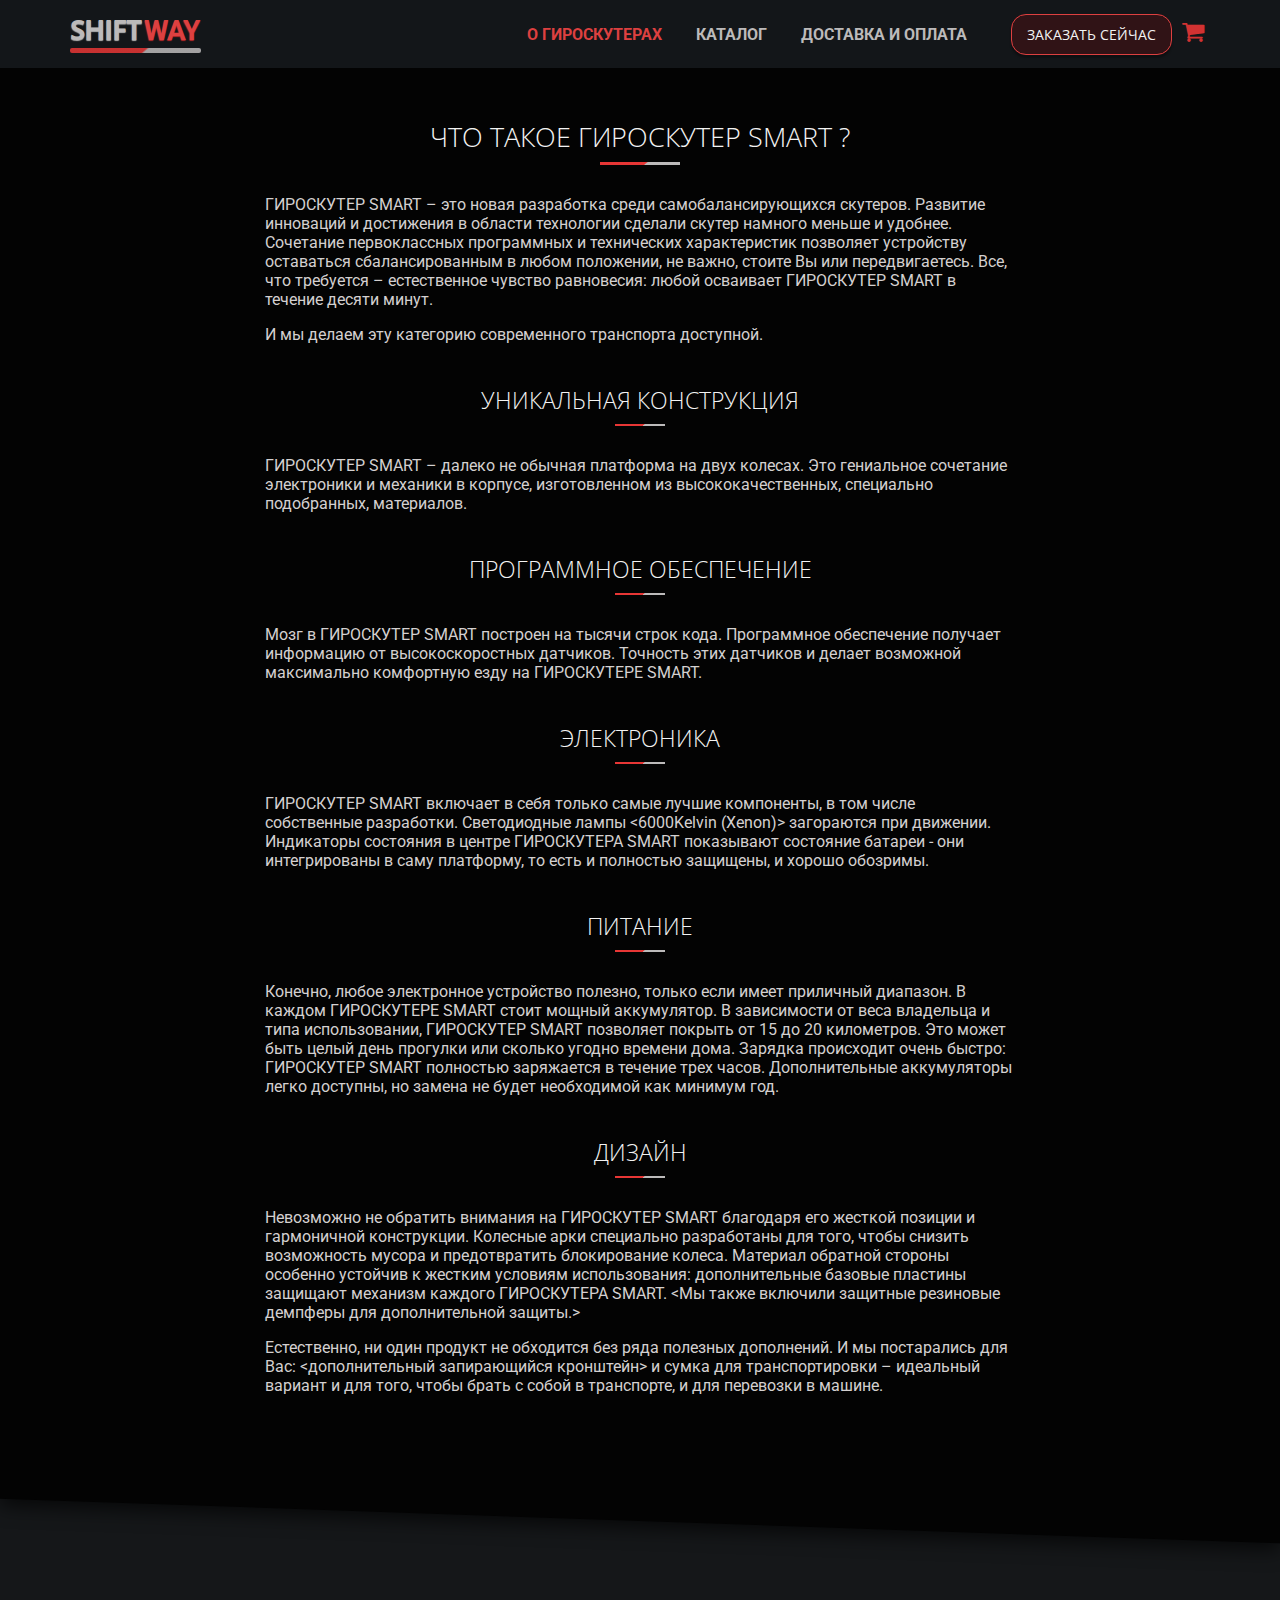
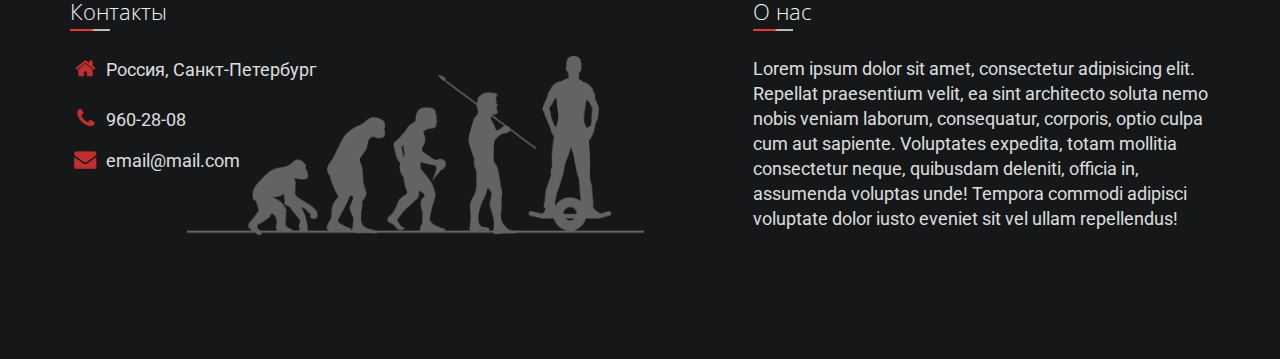
<file: gyro.html>
<!DOCTYPE html>
<html lang="en">
<head>
	<meta charset="UTF-8">
  <meta name="viewport" content="width=device-width, initial-scale=1, maximum-scale=1">
	<title>Shiftway О гироскутерах</title>
	<link href='https://fonts.googleapis.com/css?family=Roboto:400,700&subset=latin,cyrillic' rel='stylesheet' type='text/css'>
    <link href='https://fonts.googleapis.com/css?family=Open+Sans:400,300,700&subset=latin,cyrillic' rel='stylesheet' type='text/css'>
    <link rel="stylesheet" type="text/css" href="css/normalize.css">
     <link rel="stylesheet" type="text/css" href="css/slick.css">
    <link rel="stylesheet" type="text/css" href="css/stylesheet.css">
</head>
<body>
	<header>
      <div class="nav-menu" id="menu">
        <div class="container">
          <div class="row">
            <div class="col-md-3">
              <div class="logo">
                <a href="index.html">
                <span class="shift">Shift</span><span class="way">way</span><span class="dot">.ru</span>
                <div class="logo-decor"></div>
                </a>
              </div>
              <a class="mobile-menu-icon" href="#" id="mobileButton"><span></span></a>
            </div>
              
            <div class="col-md-9 text-right">
              <nav class="main-nav" id="mobile-menu">
                <ul>
                   <li class="nav-menu__active"><a href="gyro.html">О гироскутерах</a></li>
                  <li><a href="index.html#catalog">Каталог</a></li>
                  <li><a href="">Доставка и оплата</a></li>

                </ul>
                <div class="page-header__btn-order">
                <a class="btn-order-now" href="#">Заказать сейчас</a>
                <span class="icon-basket-1"></span>
              </div>
              </nav>
            </div>
          </div>
          </div>
        </div>
     </header>
     <main>
      <div class="about-smart">
        <div class="container">
          <div class="row">
            <div class="col-md-8 col-md-offset-2">
              <h1 class="about-smart__title">Что такое ГИРОСКУТЕР SMART ?</h1>
              <p class="about-smart__text">
ГИРОСКУТЕР SMART – это новая разработка среди самобалансирующихся скутеров. Развитие инноваций и достижения в области технологии сделали скутер намного меньше и удобнее. Сочетание первоклассных программных и технических характеристик позволяет устройству оставаться сбалансированным в любом положении, не важно, стоите Вы или передвигаетесь. Все, что требуется – естественное чувство равновесия: любой осваивает ГИРОСКУТЕР SMART в течение десяти минут. 
<p class="about-smart__text">
И мы делаем эту категорию современного транспорта доступной.</p>
<h2 class="about-smart__sub-title">Уникальная конструкция</h2>
<p class="about-smart__text">ГИРОСКУТЕР SMART – далеко не обычная платформа на двух колесах. Это гениальное сочетание электроники и механики в корпусе, изготовленном из высококачественных, специально подобранных, материалов.</p>
<h2 class="about-smart__sub-title">Программное обеспечение </h2>
<p class="about-smart__text">Мозг в ГИРОСКУТЕР SMART построен на тысячи строк кода. Программное обеспечение получает информацию от высокоскоростных датчиков. Точность этих датчиков и делает возможной максимально комфортную езду на ГИРОСКУТЕРЕ SMART.</p>
<h2 class="about-smart__sub-title">Электроника </h2>
<p class="about-smart__text">ГИРОСКУТЕР SMART включает в себя только самые лучшие компоненты, в том числе собственные разработки. Светодиодные лампы <6000Kelvin (Xenon)> загораются при движении. Индикаторы состояния в центре ГИРОСКУТЕРА SMART показывают состояние батареи - они интегрированы в саму платформу, то есть и полностью защищены, и хорошо обозримы.</p> 
<h2 class="about-smart__sub-title">Питание </h2>
<p class="about-smart__text">Конечно, любое электронное устройство полезно, только если имеет приличный диапазон. В каждом ГИРОСКУТЕРЕ SMART стоит мощный аккумулятор. В зависимости от веса владельца и типа использовании, ГИРОСКУТЕР SMART позволяет покрыть от 15 до 20 километров. Это может быть целый день прогулки или сколько угодно времени дома. Зарядка происходит очень быстро: ГИРОСКУТЕР SMART полностью заряжается в течение трех часов. Дополнительные аккумуляторы легко доступны, но замена не будет необходимой как минимум год.</p> 
<h2 class="about-smart__sub-title">Дизайн</h2> 
<p class="about-smart__text">Невозможно не обратить внимания на ГИРОСКУТЕР SMART благодаря его жесткой позиции и гармоничной конструкции. Колесные арки специально разработаны для того, чтобы снизить возможность мусора и предотвратить блокирование колеса. Материал обратной стороны особенно устойчив к жестким условиям использования: дополнительные базовые пластины защищают механизм каждого ГИРОСКУТЕРА SMART. <Мы также включили защитные резиновые демпферы для дополнительной защиты.> </p>

<p class="about-smart__text">Естественно, ни один продукт не обходится без ряда полезных дополнений. И мы постарались для Вас: <дополнительный запирающийся кронштейн> и сумка для транспортировки – идеальный вариант и для того, чтобы брать с собой в транспорте, и для перевозки в машине. </p>
            </div>
          </div>
        </div>
        </div>
        <div class="skew-2deg skew-2deg--up"></div>
     </main>
     <footer class="page-footer">
          <div class="container">
            <div class="row">
              <div class="col-md-7 col-sm-12">
                <h5 class="page-footer__title">Контакты</h5>
                <div class="contacts">
                <p class="contacts__adress"><span class="icon-home"></span>Россия, Санкт-Петербург</p>
                <p class="contacts__tel"><a href="tel:9602808"><span class="icon-phone"></span>960-28-08</a></p>
                <p class="contacts__mail"><a href="mailto:email@mail.com"><span class="icon-mail-alt"></span>email@mail.com</a></p>
              </div></div>
              <div class="col-md-5 col-sm-12">
                <h5 class="page-footer__title">О нас</h5>
                <p class="page-footer__about-us">Lorem ipsum dolor sit amet, consectetur adipisicing elit. Repellat praesentium velit, ea sint architecto soluta nemo nobis veniam laborum, consequatur, corporis, optio culpa cum aut sapiente. Voluptates expedita, totam mollitia consectetur neque, quibusdam deleniti, officia in, assumenda voluptas unde! Tempora commodi adipisci voluptate dolor iusto eveniet sit vel ullam repellendus!</p>
              </div>
            </div>
          </div>
        </footer>
<div class="modal-overlay"></div>
          <div class="modal-window">
          <div class="modal-window__close-btn"></div>
          <p class="modal-window__title">Для заказа вы можете позвонить нам по телефону 980 09 39, 
           или оставить заявку и наш менеджер свяжется с Вами</p> 
           <form name="first-form" action="send.php" method="post" id="ajaxform">
           <div class="modal-window__input">
            <input type="text" required  id="name-form" name="name" value="dima">
            <label for="name-form">Имя</label>
            <div class="decor"></div>
          </div>
           <div class="modal-window__input">
            <input type="text" required  id="text-form" name="phone">
            <label for="text-form">Телефон</label>
            <div class="decor"></div>
          </div>
          
           <p class="modal-title">Модель: <select id="model-select" name="model-name">
             <option selected>Выберите модель</option>
             <option value="Classic">Classic</option>
             <option value="Transformer">Transformer</option>
             <option value="XL">XL</option>
             <option value="X">X</option>
           </select>
           <span id="model-name"></span></p>
           <p class="modal-title">Цвет:
           <select class="color-select" id="color-select-classic" name="model-color-classic">
             <option selected>Выберите цвет</option>
             <option>Красный</option>
             <option>Белый</option>
             <option>Черный</option>
             <option>Желтый</option>
             <option>Синий</option> 
           </select>
           <select class="color-select" id="color-select-transformer" name="model-color-transformer">
             <option selected>Выберите цвет</option>
             <option>Красный</option>
             <option>Белый</option>
             <option>Черный</option>
             <option>Серый</option>
           </select>
           <select class="color-select" id="color-select-xl" name="model-color-xl">
             <option selected>Выберите цвет</option>
             <option>Черный</option>
             <option>Огонь</option>
             <option>Карбон</option>
             <option>Граффити белый</option>
             <option>Граффити желтый</option>
           </select>
           <select class="color-select" id="color-select-x" name="model-color-x">
             <option selected>Выберите цвет</option>
             <option>Красный</option>
             <option>Белый</option>
             <option>Черный</option>
             <option>Синий</option> 
           </select>
           <span id="model-color"> </span>
            
           </p>
           <p class="modal-title">К оплате:<span id="model-price"></span></p>
           <input type="submit" value='Заказать'>
           </form>

            </div>
  <script src="js/jquery-2.2.0.min.js"></script>
  
    <script src="js/scripts.js"></script>
</body>
</html>
      </div>
</file>
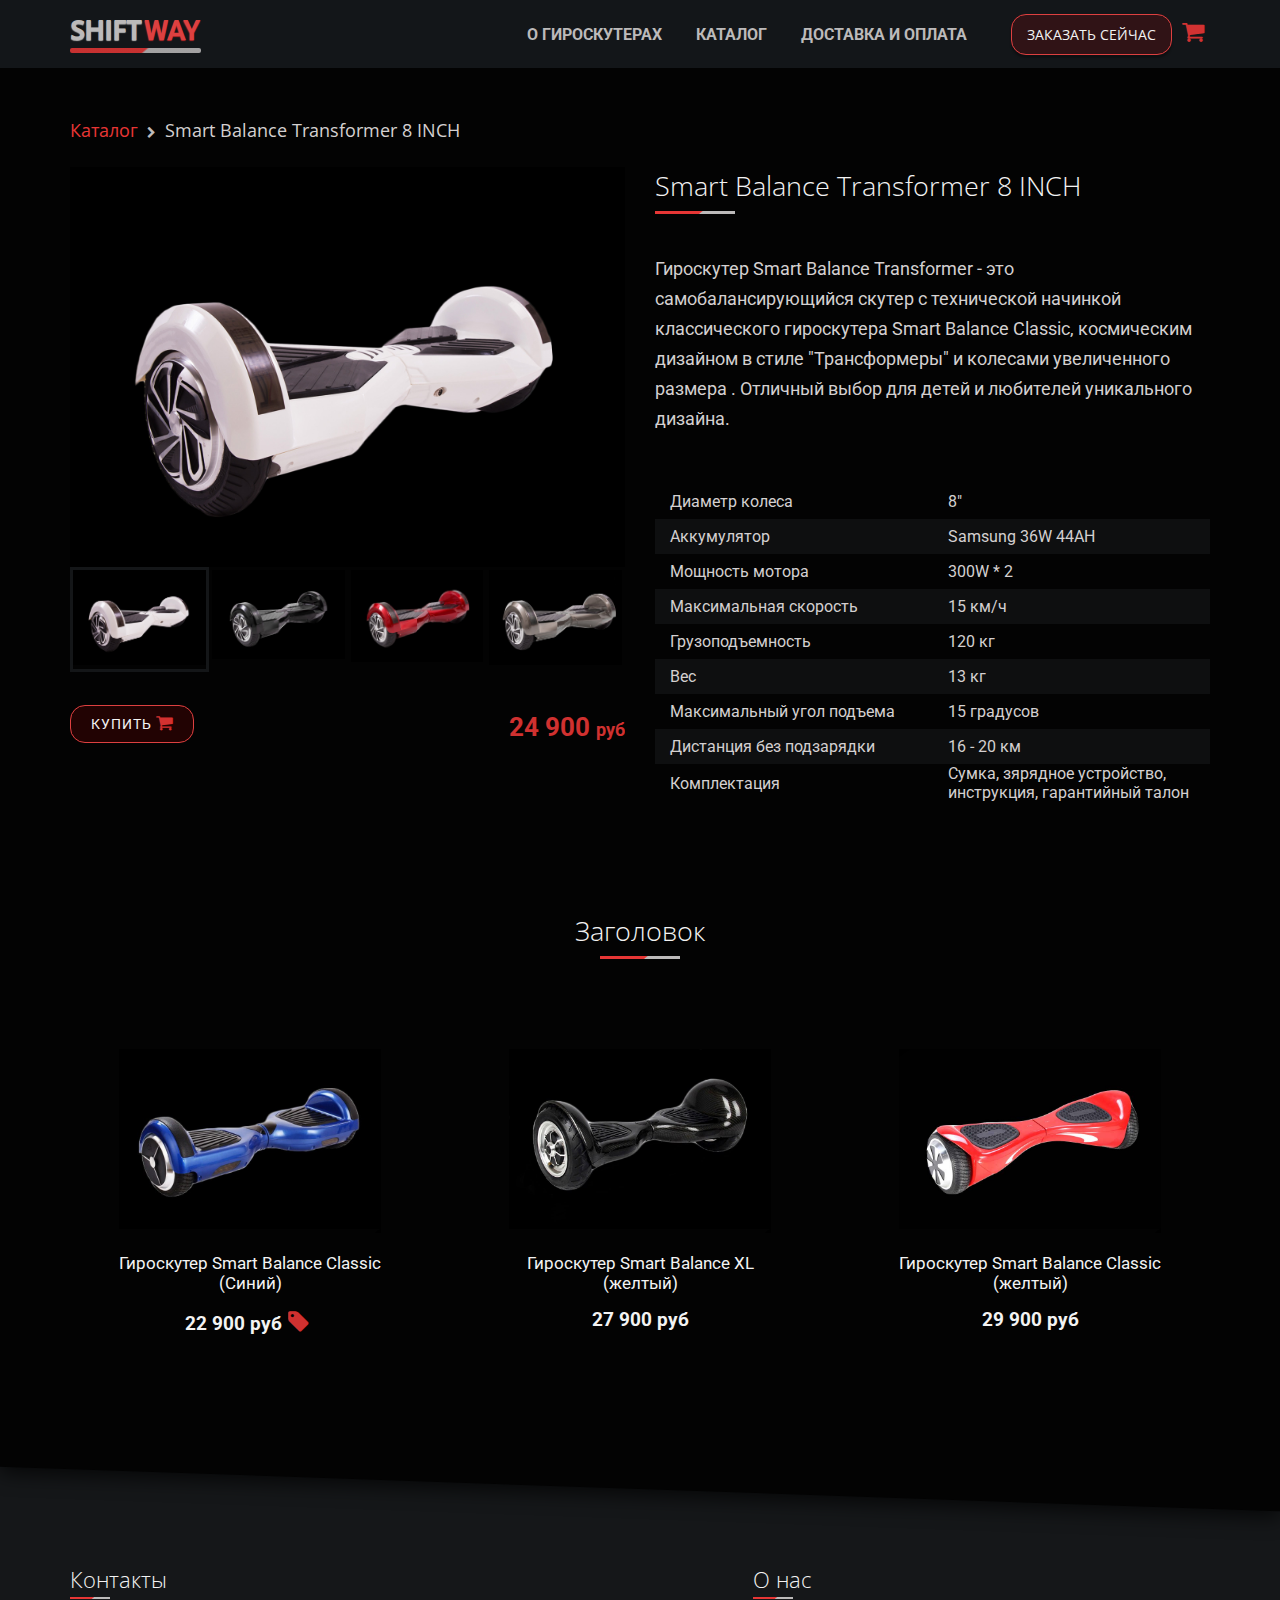
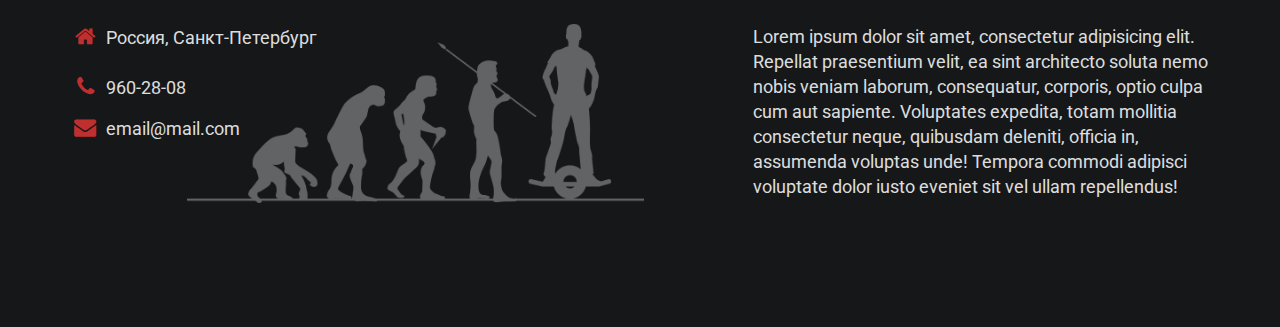
<file: transformer.html>
<!DOCTYPE html>
<html lang="ru">
<head>
	<meta charset="UTF-8">
	<meta name="viewport" content="width=device-width, initial-scale=1, maximum-scale=1">
	<title>Shiftway Classic</title>
	<link rel="shortcut icon" href="img/favicon_converted-2.png" type="image/x-icon">
	<link href='https://fonts.googleapis.com/css?family=Roboto:400,700&subset=latin,cyrillic' rel='stylesheet' type='text/css'>
    <link href='https://fonts.googleapis.com/css?family=Open+Sans:400,300,700&subset=latin,cyrillic' rel='stylesheet' type='text/css'>
    <link rel="stylesheet" type="text/css" href="css/normalize.css">
     <link rel="stylesheet" type="text/css" href="css/slick.css">
    <link rel="stylesheet" type="text/css" href="css/stylesheet.css">
</head>
<body>
	<header>
      <div class="nav-menu" id="menu">
        <div class="container">
          <div class="row">
            <div class="col-md-3">
              <div class="logo">
                <a href="index.html">
                <span class="shift">Shift</span><span class="way">way</span><span class="dot">.ru</span>
                <div class="logo-decor"></div>
                </a>
              </div>
              <a class="mobile-menu-icon" href="#" id="mobileButton"><span></span></a>
            </div>
              
            <div class="col-md-9 text-right">
              <nav class="main-nav" id="mobile-menu">
                <ul>
                   <li><a href="gyro.html">О гироскутерах</a></li>
                  <li><a href="index.html#catalog">Каталог</a></li>
                  <li><a href="">Доставка и оплата</a></li>

                </ul>
                <div class="page-header__btn-order">
                <a class="btn-order-now" href="#">Заказать сейчас</a>
                <span class="icon-basket-1"></span>
              </div>
              </nav>
            </div>
	        </div>
          </div>
        </div>
     </header>
     <main>
     	<div class="pagination">
	     	<div class="container">
	     		<div class="row">
	     			<div class="col-md-12 ">
	     				<div class="pagination__line"><a href="index.html#catalog-transformer">Каталог</a><span class="icon-right-open"></span> Smart Balance Transformer 8 INCH</div>
	     			</div>
	     		</div>
	     	</div>
	    </div>
		<article class="product-description">
			<div class="container">
				<div class="row">
					<div class="col-md-6 col-sm-12">
					<div class="slider-wrapper" id="slider-wrapper">
					<div class="slider-wrapper-load">
						<div class="cssload-jumping">
							<span></span><span></span><span>
							</span><span></span><span></span>
						</div>
					</div>
						<div class="slider slider-1" id="slider-1">
							<img src="img/slider-trans-white-1.jpg">
							<img src="img/slider-trans-white-2.jpg">
							<img src="img/slider-trans-white-3.jpg">
							<img src="img/slider-trans-white-4.jpg">
						</div>
						<div class="slider slider-2" id="slider-2">
							<img src="img/slider-trans-black-1.jpg">
							<img src="img/slider-trans-black-2.jpg">
							<img src="img/slider-trans-black-3.jpg">
						</div>
						<div class="slider slider-3" id="slider-3">
							<img src="img/slider-trans-red-1.jpg">
							<img src="img/slider-trans-red-2.jpg">
							<img src="img/slider-trans-red-3.jpg">
						</div>
						<div class="slider slider-4" id="slider-4">
							<img src="img/slider-trans-grey-1.jpg">
							<img src="img/slider-trans-grey-2.jpg">
							<img src="img/slider-trans-grey-3.jpg">
						</div>
					</div>
						<div class="radio-select">
						<div class="row no-gutter radio-row">
					<div class="col-md-3 col-xs-3">
						<input class="radio-class" type="radio" name="slider-switch" id="slider-switch-1" checked>
						<label for="slider-switch-1">
							<img src="img/item-transformer-white.jpg">
						</label>
					</div>
					<div class="col-md-3 col-xs-3">
						<input class="radio-class" type="radio" name="slider-switch" id="slider-switch-2">
						<label for="slider-switch-2">
							<img src="img/item-transformer-black.jpg">
						</label>
					</div>
					<div class="col-md-3 col-xs-3">
						
						<input class="radio-class" type="radio" name="slider-switch" id="slider-switch-3">
						<label for="slider-switch-3">
							<img src="img/item-transformer-red.jpg">
						</label>
					</div>
					<div class="col-md-3 col-xs-3">
						
						<input class="radio-class" type="radio" name="slider-switch" id="slider-switch-4">
						<label for="slider-switch-4">
							<img src="img/item-transformer-grey.jpg">
						</label>
					</div>
						</div>
						</div>
					<div class="order-block">
						<a href="#" class="order-btn" id="buy-transformer">Купить<span class="icon-basket-1"></span></a>
						<p class="order-block__price">24 900 <span>руб</span></p>
					</div>
					</div>
					<div class="col-md-6 col-sm-12">
						<h1 class="product-description__title">Smart Balance Transformer 8 INCH</h1>
						<p class="product-description__text">Гироскутер Smart Balance Transformer - это самобалансирующийся скутер с технической начинкой классического гироскутера Smart Balance Classic,  космическим дизайном в стиле "Трансформеры" и колесами увеличенного размера . Отличный выбор для детей и любителей уникального дизайна.</p>
						
						<table class="product-description__characteristics">
							<tr>
								<td>Диаметр колеса</td>
								<td>8"</td>
							</tr>
							<tr>
								<td>Аккумулятор</td>
								<td>Samsung 36W 44AH</td>
							</tr>
							<tr>
								<td>Мощность мотора</td>
								<td>300W * 2</td>
							</tr>
							<tr>
								<td>Максимальная скорость</td>
								<td>15 км/ч</td>
							</tr>
							<tr>
								<td>Грузоподъемность</td>
								<td>120 кг</td>
							</tr>
							<tr>
								<td>Вес</td>
								<td>13 кг</td>
							</tr>
							<tr>
								<td>Максимальный угол подъема </td>
								<td>15 градусов</td>
							</tr>
							<tr>
								<td>Дистанция без подзарядки</td>
								<td>16 - 20 км</td>
							</tr>
							<tr>
								<td>Комплектация</td>
								<td>Сумка, зярядное устройство, инструкция, гарантийный талон</td>
							</tr>
						</table>
					</div>
				</div>
			</div>
		</article>
		<section class="related-items">
			<div class="container">
				<div class="row">
					<div class="col-md-10 col-md-offset-1 text-center">
						<h2 class="related-items__title">Заголовок</h2>
					</div>
				</div>
				<div class="row">
					<div class="col-md-4">
						<div class="catalog__item" id="catalog-classic">
                  <div class="catalog__item-picture">
                    <a href="classic.html">
                      <div class="hover-block hover-block-left"><p><span class="icon-info-circled"></span>Описание</p></div></a>
                    <a href="#" class="buy-classic-blue">
                      <div class="hover-block hover-block-right"><p>Купить<span class="icon-basket-1"></span></p></div></a>
                    <img src="img/item-classic-blue.jpg">
                  </div>
                  <p class="catalog__item-name">Гироскутер Smart Balance Classic (Синий)</p>
                  <p class="catalog__item-price">22 900 руб<span class="icon-tag"></span></p>
                </div>
					</div>
					<div class="col-md-4">
						<div class="catalog__item" id="catalog-xl">
                  <div class="catalog__item-picture">
                    <a href="xl.html">
                      <div class="hover-block hover-block-left"><p><span class="icon-info-circled"></span>Описание</p></div></a>
                   <a href="#" class="buy-xl-black">
                      <div class="hover-block hover-block-right"><p>Купить<span class="icon-basket-1"></span></p></div></a>
                    <img src="img/item-xl-black.jpg">
                  </div>
                  <p class="catalog__item-name">Гироскутер Smart Balance XL (желтый)</p>
                  <p class="catalog__item-price">27 900 руб</p>
                </div>
					</div>
					<div class="col-md-4">
						<div class="catalog__item" id="catalog-x">
                  <div class="catalog__item-picture">
                    <a href="evo.html">
                      <div class="hover-block hover-block-left"><p><span class="icon-info-circled"></span>Описание</p></div></a>
                    <a href="#" class="buy-x-red">
                      <div class="hover-block hover-block-right"><p>Купить<span class="icon-basket-1"></span></p></div></a>
                    <img src="img/item-x-red.jpg">
                  </div>
                  <p class="catalog__item-name">Гироскутер Smart Balance Classic (желтый)</p>
                  <p class="catalog__item-price">29 900 руб</p>
                </div>
					</div>
				</div>
			</div>
		</section>
		<div class="skew-2deg skew-2deg--up"></div>
     </main>
     <footer class="page-footer">
        	<div class="container">
        		<div class="row">
        			<div class="col-md-7">
        				<h5 class="page-footer__title">Контакты</h5>
                <div class="contacts">
                <p class="contacts__adress"><span class="icon-home"></span>Россия, Санкт-Петербург</p>
                <p class="contacts__tel"><a href="tel:9602808"><span class="icon-phone"></span>960-28-08</a></p>
                <p class="contacts__mail"><a href="mailto:email@mail.com"><span class="icon-mail-alt"></span>email@mail.com</a></p>
        			</div></div>
        			<div class="col-md-5">
        				<h5 class="page-footer__title">О нас</h5>
                <p class="page-footer__about-us">Lorem ipsum dolor sit amet, consectetur adipisicing elit. Repellat praesentium velit, ea sint architecto soluta nemo nobis veniam laborum, consequatur, corporis, optio culpa cum aut sapiente. Voluptates expedita, totam mollitia consectetur neque, quibusdam deleniti, officia in, assumenda voluptas unde! Tempora commodi adipisci voluptate dolor iusto eveniet sit vel ullam repellendus!</p>
        			</div>
        		</div>
        	</div>
        </footer>
<div class="modal-overlay"></div>
          <div class="modal-window">
          <div class="modal-window__close-btn"></div>
          <p class="modal-window__title">Для заказа вы можете позвонить нам по телефону 980 09 39, 
           или оставить заявку и наш менеджер свяжется с Вами</p> 
           <form name="first-form" action="send.php" method="post" id="ajaxform">
           <div class="modal-window__input">
            <input type="text" required  id="name-form" name="name" value="dima">
            <label for="name-form">Имя</label>
            <div class="decor"></div>
          </div>
           <div class="modal-window__input">
            <input type="text" required  id="text-form" name="phone">
            <label for="text-form">Телефон</label>
            <div class="decor"></div>
          </div>
          
           <p class="modal-title">Модель: <select id="model-select" name="model-name">
             <option selected>Выберите модель</option>
             <option value="Classic">Classic</option>
             <option value="Transformer">Transformer</option>
             <option value="XL">XL</option>
             <option value="X">X</option>
           </select>
           <span id="model-name"></span></p>
           <p class="modal-title">Цвет:
           <select class="color-select" id="color-select-classic" name="model-color-classic">
             <option selected>Выберите цвет</option>
             <option>Красный</option>
             <option>Белый</option>
             <option>Черный</option>
             <option>Желтый</option>
             <option>Синий</option> 
           </select>
           <select class="color-select" id="color-select-transformer" name="model-color-transformer">
             <option selected>Выберите цвет</option>
             <option>Красный</option>
             <option>Белый</option>
             <option>Черный</option>
             <option>Серый</option>
           </select>
           <select class="color-select" id="color-select-xl" name="model-color-xl">
             <option selected>Выберите цвет</option>
             <option>Черный</option>
             <option>Огонь</option>
             <option>Карбон</option>
             <option>Граффити белый</option>
             <option>Граффити желтый</option>
           </select>
           <select class="color-select" id="color-select-x" name="model-color-x">
             <option selected>Выберите цвет</option>
             <option>Красный</option>
             <option>Белый</option>
             <option>Черный</option>
             <option>Синий</option> 
           </select>
           <span id="model-color"> </span>
            
           </p>
           <p class="modal-title">К оплате:<span id="model-price"></span></p>
           <input type="submit" value='Заказать'>
           </form>

            </div>
	<script src="js/jquery-2.2.0.min.js"></script>
	<script src="js/slick.min.js"></script>
    <script src="js/scripts.js"></script>
    
</body>
</html>
</file>
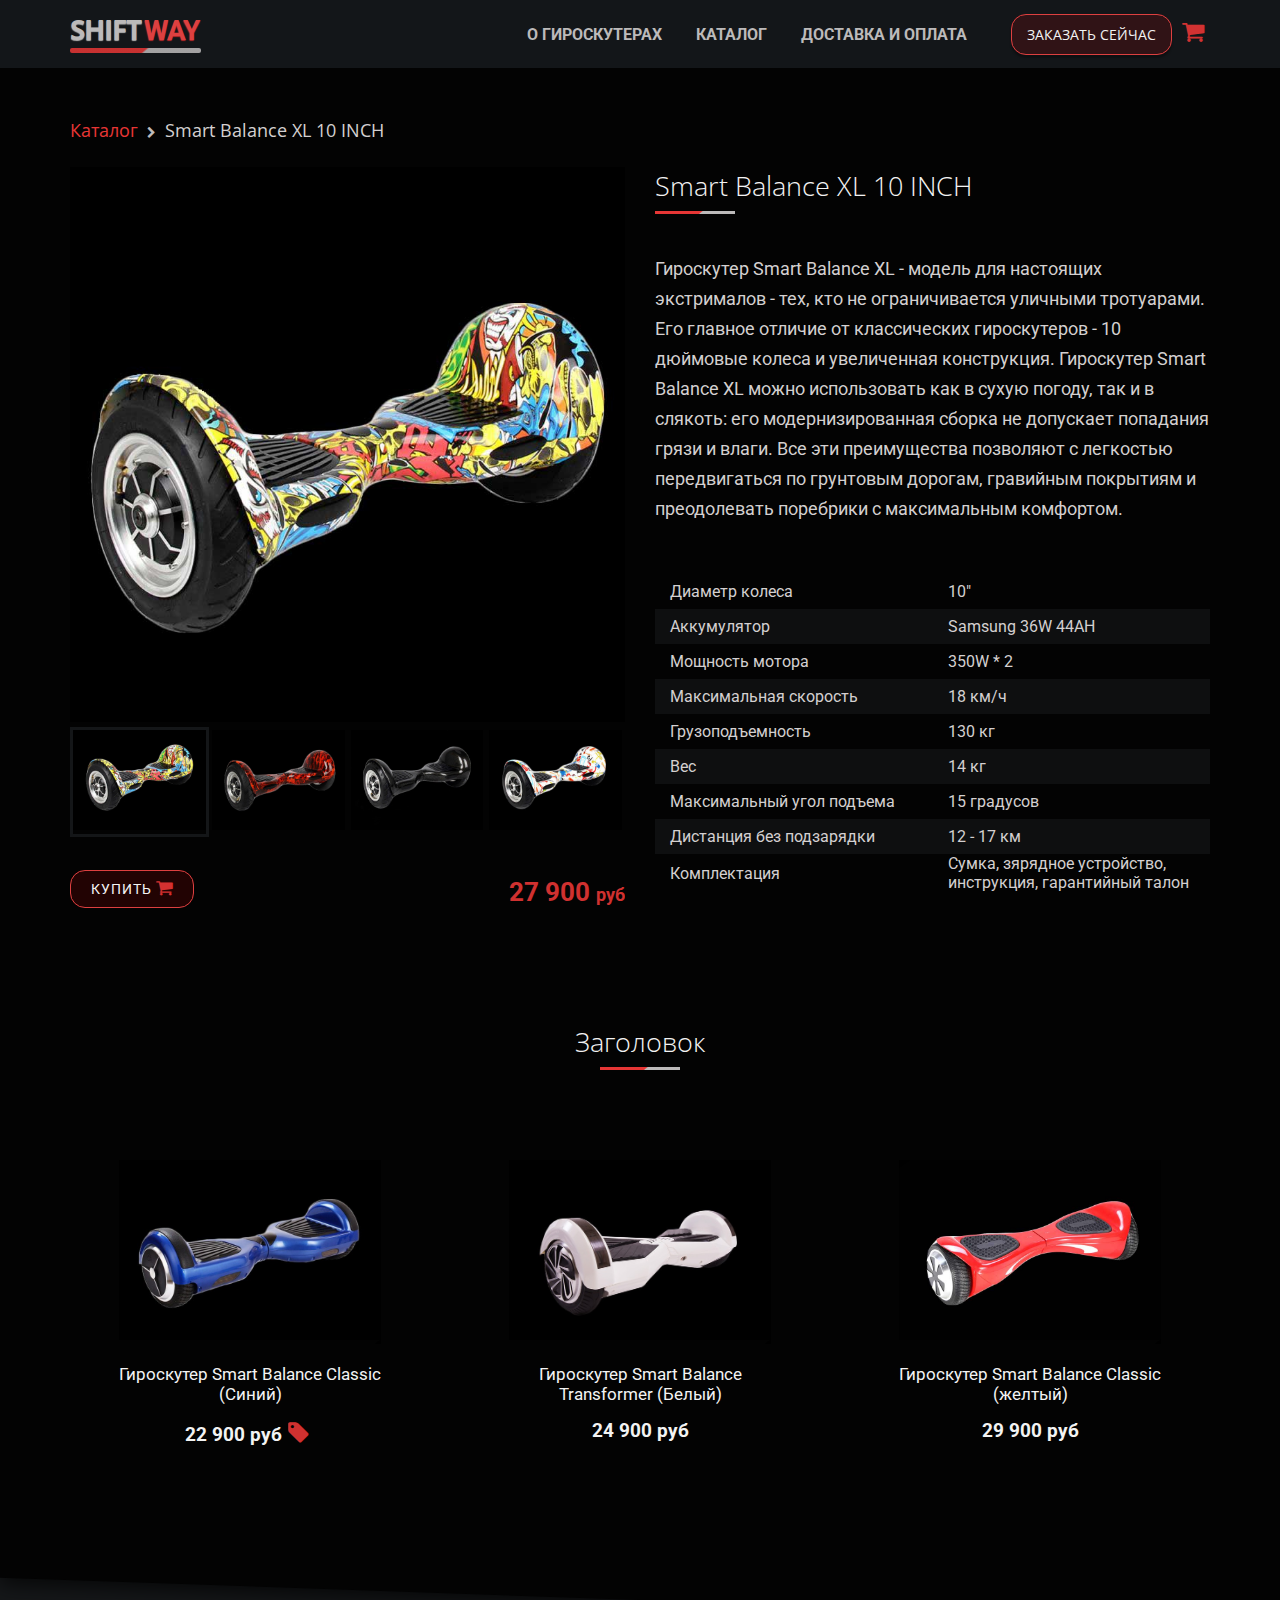
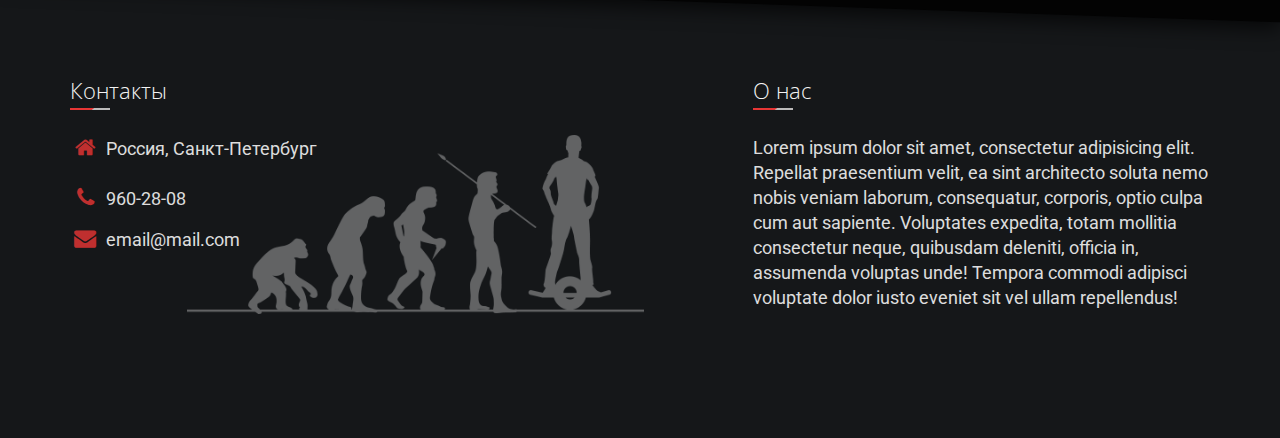
<file: xl.html>
<!DOCTYPE html>
<html lang="ru">
<head>
	<meta charset="UTF-8">
	<meta name="viewport" content="width=device-width, initial-scale=1, maximum-scale=1">
	<title>Гироскутер ShiftWay Xl</title>
	<link rel="shortcut icon" href="img/favicon_converted-2.png" type="image/x-icon">
	<link href='https://fonts.googleapis.com/css?family=Roboto:400,700&subset=latin,cyrillic' rel='stylesheet' type='text/css'>
    <link href='https://fonts.googleapis.com/css?family=Open+Sans:400,300,700&subset=latin,cyrillic' rel='stylesheet' type='text/css'>
    <link rel="stylesheet" type="text/css" href="css/normalize.css">
     <link rel="stylesheet" type="text/css" href="css/slick.css">
    <link rel="stylesheet" type="text/css" href="css/stylesheet.css">
</head>
<body>
	<header>
      <div class="nav-menu" id="menu">
        <div class="container">
          <div class="row">
            <div class="col-md-3">
              <div class="logo">
                <a href="index.html">
                <span class="shift">Shift</span><span class="way">way</span><span class="dot">.ru</span>
                <div class="logo-decor"></div>
                </a>
              </div>
              <a class="mobile-menu-icon" href="#" id="mobileButton"><span></span></a>
            </div>
              
            <div class="col-md-9 text-right">
              <nav class="main-nav" id="mobile-menu">
                <ul>
                   <li><a href="gyro.html">О гироскутерах</a></li>
                  <li><a href="index.html#catalog">Каталог</a></li>
                  <li><a href="">Доставка и оплата</a></li>

                </ul>
                <div class="page-header__btn-order">
                <a class="btn-order-now" href="#">Заказать сейчас</a>
                <span class="icon-basket-1"></span>
              </div>
              </nav>
            </div>
	        </div>
          </div>
        </div>
     </header>
     <main>
     	<div class="pagination">
	     	<div class="container">
	     		<div class="row">
	     			<div class="col-md-12 ">
	     				<div class="pagination__line"><a href="index.html#catalog-xl">Каталог</a><span class="icon-right-open"></span> Smart Balance XL 10 INCH</div>
	     			</div>
	     		</div>
	     	</div>
	    </div>
		<article class="product-description">
			<div class="container">
				<div class="row">
					<div class="col-md-6 col-sm-12">
					<div class="slider-wrapper" id="slider-wrapper">
					<div class="slider-wrapper-load">
						<div class="cssload-jumping">
							<span></span><span></span><span>
							</span><span></span><span></span>
						</div>
					</div>
						<div class="slider slider-1" id="slider-1">
							<img src="img/slider-xl-graffity-1-1.jpg">
							<img src="img/slider-xl-graffity-1-2.jpg">
						</div>
						<div class="slider slider-2" id="slider-2">
							<img src="img/slider-xl-fire-1.jpg">
							<img src="img/slider-xl-fire-2.jpg">
							<img src="img/slider-xl-fire-3.jpg">
						</div>
						<div class="slider slider-3" id="slider-3">
							<img src="img/slider-xl-black-1.jpg">
							<img src="img/slider-xl-black-2.jpg">
							<img src="img/slider-xl-black-3.jpg">
						</div>
						<div class="slider slider-4" id="slider-4">
							<img src="img/slider-xl-graffity-2-1.jpg">
							<img src="img/slider-xl-graffity-2-2.jpg">
							<img src="img/slider-xl-graffity-2-1----.jpg">
						</div>
					</div>
						<div class="radio-select">
						<div class="row no-gutter radio-row">
					<div class="col-md-3 col-xs-3">
						<input class="radio-class" type="radio" name="slider-switch" id="slider-switch-1" checked>
						<label for="slider-switch-1">
							<img src="img/item-xl-graffity-1.jpg" >
						</label>
					</div>
					<div class="col-md-3 col-xs-3">
						<input class="radio-class" type="radio" name="slider-switch" id="slider-switch-2">
						<label for="slider-switch-2">
							<img src="img/item-xl-fire.jpg">
						</label>
					</div>
					<div class="col-md-3 col-xs-3">
						
						<input class="radio-class" type="radio" name="slider-switch" id="slider-switch-3">
						<label for="slider-switch-3">
							<img src="img/item-xl-black.jpg">
						</label>
					</div>
					<div class="col-md-3 col-xs-3">
						
						<input class="radio-class" type="radio" name="slider-switch" id="slider-switch-4">
						<label for="slider-switch-4">
							<img src="img/item-xl-graffity-2.jpg">
						</label>
					</div>
						</div>
						</div>
					<div class="order-block">
						<a href="#" class="order-btn" id="buy-xl">Купить<span class="icon-basket-1"></span></a>
						<p class="order-block__price">27 900 <span>руб</span></p>
					</div>
					</div>
					<div class="col-md-6 col-sm-12">
						<h1 class="product-description__title">Smart Balance XL 10 INCH</h1>
						<p class="product-description__text">Гироскутер Smart Balance XL - модель для настоящих экстрималов - тех, кто не ограничивается уличными тротуарами. Его главное отличие от классических гироскутеров - 10 дюймовые колеса и увеличенная конструкция. Гироскутер Smart Balance XL можно использовать как в сухую погоду, так и в слякоть: его модернизированная сборка не допускает попадания грязи и влаги. Все эти преимущества позволяют с легкостью передвигаться по грунтовым дорогам, гравийным покрытиям и преодолевать поребрики с максимальным комфортом.</p>
						
						<table class="product-description__characteristics">
							<tr>
								<td>Диаметр колеса</td>
								<td>10"</td>
							</tr>
							<tr>
								<td>Аккумулятор</td>
								<td>Samsung 36W 44AH</td>
							</tr>
							<tr>
								<td>Мощность мотора</td>
								<td>350W * 2</td>
							</tr>
							<tr>
								<td>Максимальная скорость</td>
								<td>18 км/ч</td>
							</tr>
							<tr>
								<td>Грузоподъемность</td>
								<td>130 кг</td>
							</tr>
							<tr>
								<td>Вес</td>
								<td>14 кг</td>
							</tr>
							<tr>
								<td>Максимальный угол подъема </td>
								<td>15 градусов</td>
							</tr>
							<tr>
								<td>Дистанция без подзарядки</td>
								<td>12 - 17 км</td>
							</tr>
							<tr>
								<td>Комплектация</td>
								<td>Сумка, зярядное устройство, инструкция, гарантийный талон</td>
							</tr>
						</table>
					</div>
				</div>
			</div>
		</article>
		<section class="related-items">
			<div class="container">
				<div class="row">
					<div class="col-md-10 col-md-offset-1 text-center">
						<h2 class="related-items__title">Заголовок</h2>
					</div>
				</div>
				<div class="row">
					<div class="col-md-4">
						<div class="catalog__item" id="catalog-classic">
                  <div class="catalog__item-picture">
                    <a href="classic.html">
                      <div class="hover-block hover-block-left"><p><span class="icon-info-circled"></span>Описание</p></div></a>
                    <a href="#" class="buy-classic-blue">
                      <div class="hover-block hover-block-right"><p>Купить<span class="icon-basket-1"></span></p></div></a>
                    <img src="img/item-classic-blue.jpg">
                  </div>
                  <p class="catalog__item-name">Гироскутер Smart Balance Classic (Синий)</p>
                  <p class="catalog__item-price">22 900 руб<span class="icon-tag"></span></p>
                </div>
					</div>
					<div class="col-md-4">
						<div class="catalog__item" id="catalog-transformer">
                  <div class="catalog__item-picture">
                    <a href="transformer.html">
                      <div class="hover-block hover-block-left"><p><span class="icon-info-circled"></span>Описание</p></div></a>
                    <a href="#" class="buy-transformer-white">
                      <div class="hover-block hover-block-right"><p>Купить<span class="icon-basket-1"></span></p></div></a>
                    <img src="img/item-transformer-white.jpg">
                  </div>
                  <p class="catalog__item-name">Гироскутер Smart Balance Transformer (Белый)</p>
                  <p class="catalog__item-price">24 900 руб</p>
                </div>
					</div>
					<div class="col-md-4">
						<div class="catalog__item" id="catalog-x">
                  <div class="catalog__item-picture">
                    <a href="evo.html">
                      <div class="hover-block hover-block-left"><p><span class="icon-info-circled"></span>Описание</p></div></a>
                    <a href="#" class="buy-x-red">
                      <div class="hover-block hover-block-right"><p>Купить<span class="icon-basket-1"></span></p></div></a>
                    <img src="img/item-x-red.jpg">
                  </div>
                  <p class="catalog__item-name">Гироскутер Smart Balance Classic (желтый)</p>
                  <p class="catalog__item-price">29 900 руб</p>
                </div>
					</div>
				</div>
			</div>
		</section>
		<div class="skew-2deg skew-2deg--up"></div>
     </main>
     <footer class="page-footer">
        	<div class="container">
        		<div class="row">
        			<div class="col-md-7">
        				<h5 class="page-footer__title">Контакты</h5>
                <div class="contacts">
                <p class="contacts__adress"><span class="icon-home"></span>Россия, Санкт-Петербург</p>
                <p class="contacts__tel"><a href="tel:9602808"><span class="icon-phone"></span>960-28-08</a></p>
                <p class="contacts__mail"><a href="mailto:email@mail.com"><span class="icon-mail-alt"></span>email@mail.com</a></p>
        			</div></div>
        			<div class="col-md-5">
        				<h5 class="page-footer__title">О нас</h5>
                <p class="page-footer__about-us">Lorem ipsum dolor sit amet, consectetur adipisicing elit. Repellat praesentium velit, ea sint architecto soluta nemo nobis veniam laborum, consequatur, corporis, optio culpa cum aut sapiente. Voluptates expedita, totam mollitia consectetur neque, quibusdam deleniti, officia in, assumenda voluptas unde! Tempora commodi adipisci voluptate dolor iusto eveniet sit vel ullam repellendus!</p>
        			</div>
        		</div>
        	</div>
        </footer>
<div class="modal-overlay"></div>
          <div class="modal-window">
          <div class="modal-window__close-btn"></div>
          <p class="modal-window__title">Для заказа вы можете позвонить нам по телефону 980 09 39, 
           или оставить заявку и наш менеджер свяжется с Вами</p> 
           <form name="first-form" action="send.php" method="post" id="ajaxform">
           <div class="modal-window__input">
            <input type="text" required  id="name-form" name="name" value="dima">
            <label for="name-form">Имя</label>
            <div class="decor"></div>
          </div>
           <div class="modal-window__input">
            <input type="text" required  id="text-form" name="phone">
            <label for="text-form">Телефон</label>
            <div class="decor"></div>
          </div>
          
           <p class="modal-title">Модель: <select id="model-select" name="model-name">
             <option selected>Выберите модель</option>
             <option value="Classic">Classic</option>
             <option value="Transformer">Transformer</option>
             <option value="XL">XL</option>
             <option value="X">X</option>
           </select>
           <span id="model-name"></span></p>
           <p class="modal-title">Цвет:
           <select class="color-select" id="color-select-classic" name="model-color-classic">
             <option selected>Выберите цвет</option>
             <option>Красный</option>
             <option>Белый</option>
             <option>Черный</option>
             <option>Желтый</option>
             <option>Синий</option> 
           </select>
           <select class="color-select" id="color-select-transformer" name="model-color-transformer">
             <option selected>Выберите цвет</option>
             <option>Красный</option>
             <option>Белый</option>
             <option>Черный</option>
             <option>Серый</option>
           </select>
           <select class="color-select" id="color-select-xl" name="model-color-xl">
             <option selected>Выберите цвет</option>
             <option>Черный</option>
             <option>Огонь</option>
             <option>Карбон</option>
             <option>Граффити белый</option>
             <option>Граффити желтый</option>
           </select>
           <select class="color-select" id="color-select-x" name="model-color-x">
             <option selected>Выберите цвет</option>
             <option>Красный</option>
             <option>Белый</option>
             <option>Черный</option>
             <option>Синий</option> 
           </select>
           <span id="model-color"> </span>
            
           </p>
           <p class="modal-title">К оплате:<span id="model-price"></span></p>
           <input type="submit" value='Заказать'>
           </form>

            </div>
	<script src="js/jquery-2.2.0.min.js"></script>
	<script src="js/slick.min.js"></script>
    <script src="js/scripts.js"></script>
    
</body>
</html>
</file>
<file: css/stylesheet.css>
/*Bootstrap grid */

.container {
  margin-right: auto;
  margin-left: auto;
  padding-left: 15px;
  padding-right: 15px;
  box-sizing: border-box;
}
div[class^="col-"]{
  box-sizing: border-box;
}
@media (min-width: 768px) {
  .container {
    width: 750px;
  }
}
@media (min-width: 992px) {
  .container {
    width: 970px;
  }
}
@media (min-width: 1200px) {
  .container {
    width: 1170px;
  }
}
.container-fluid {
  margin-right: auto;
  margin-left: auto;
  padding-left: 15px;
  padding-right: 15px;
  box-sizing: border-box;
}
.row {
  margin-left: -15px;
  margin-right: -15px;
  box-sizing: border-box;
}
.no-gutter [class*=col-] {
  padding-right: 0;
  padding-left: 0; 
}
.col-xs-1, .col-sm-1, .col-md-1, .col-lg-1, .col-xs-2, .col-sm-2, .col-md-2, .col-lg-2, .col-xs-3, .col-sm-3, .col-md-3, .col-lg-3, .col-xs-4, .col-sm-4, .col-md-4, .col-lg-4, .col-xs-5, .col-sm-5, .col-md-5, .col-lg-5, .col-xs-6, .col-sm-6, .col-md-6, .col-lg-6, .col-xs-7, .col-sm-7, .col-md-7, .col-lg-7, .col-xs-8, .col-sm-8, .col-md-8, .col-lg-8, .col-xs-9, .col-sm-9, .col-md-9, .col-lg-9, .col-xs-10, .col-sm-10, .col-md-10, .col-lg-10, .col-xs-11, .col-sm-11, .col-md-11, .col-lg-11, .col-xs-12, .col-sm-12, .col-md-12, .col-lg-12 {
  position: relative;
  min-height: 1px;
  padding-left: 15px;
  padding-right: 15px;
}
.col-xs-1, .col-xs-2, .col-xs-3, .col-xs-4, .col-xs-5, .col-xs-6, .col-xs-7, .col-xs-8, .col-xs-9, .col-xs-10, .col-xs-11, .col-xs-12 {
  float: left;
}
.col-xs-12 {
  width: 100%;
}
.col-xs-11 {
  width: 91.66666667%;
}
.col-xs-10 {
  width: 83.33333333%;
}
.col-xs-9 {
  width: 75%;
}
.col-xs-8 {
  width: 66.66666667%;
}
.col-xs-7 {
  width: 58.33333333%;
}
.col-xs-6 {
  width: 50%;
}
.col-xs-5 {
  width: 41.66666667%;
}
.col-xs-4 {
  width: 33.33333333%;
}
.col-xs-3 {
  width: 25%;
}
.col-xs-2 {
  width: 16.66666667%;
}
.col-xs-1 {
  width: 8.33333333%;
}
.col-xs-pull-12 {
  right: 100%;
}
.col-xs-pull-11 {
  right: 91.66666667%;
}
.col-xs-pull-10 {
  right: 83.33333333%;
}
.col-xs-pull-9 {
  right: 75%;
}
.col-xs-pull-8 {
  right: 66.66666667%;
}
.col-xs-pull-7 {
  right: 58.33333333%;
}
.col-xs-pull-6 {
  right: 50%;
}
.col-xs-pull-5 {
  right: 41.66666667%;
}
.col-xs-pull-4 {
  right: 33.33333333%;
}
.col-xs-pull-3 {
  right: 25%;
}
.col-xs-pull-2 {
  right: 16.66666667%;
}
.col-xs-pull-1 {
  right: 8.33333333%;
}
.col-xs-pull-0 {
  right: auto;
}
.col-xs-push-12 {
  left: 100%;
}
.col-xs-push-11 {
  left: 91.66666667%;
}
.col-xs-push-10 {
  left: 83.33333333%;
}
.col-xs-push-9 {
  left: 75%;
}
.col-xs-push-8 {
  left: 66.66666667%;
}
.col-xs-push-7 {
  left: 58.33333333%;
}
.col-xs-push-6 {
  left: 50%;
}
.col-xs-push-5 {
  left: 41.66666667%;
}
.col-xs-push-4 {
  left: 33.33333333%;
}
.col-xs-push-3 {
  left: 25%;
}
.col-xs-push-2 {
  left: 16.66666667%;
}
.col-xs-push-1 {
  left: 8.33333333%;
}
.col-xs-push-0 {
  left: auto;
}
.col-xs-offset-12 {
  margin-left: 100%;
}
.col-xs-offset-11 {
  margin-left: 91.66666667%;
}
.col-xs-offset-10 {
  margin-left: 83.33333333%;
}
.col-xs-offset-9 {
  margin-left: 75%;
}
.col-xs-offset-8 {
  margin-left: 66.66666667%;
}
.col-xs-offset-7 {
  margin-left: 58.33333333%;
}
.col-xs-offset-6 {
  margin-left: 50%;
}
.col-xs-offset-5 {
  margin-left: 41.66666667%;
}
.col-xs-offset-4 {
  margin-left: 33.33333333%;
}
.col-xs-offset-3 {
  margin-left: 25%;
}
.col-xs-offset-2 {
  margin-left: 16.66666667%;
}
.col-xs-offset-1 {
  margin-left: 8.33333333%;
}
.col-xs-offset-0 {
  margin-left: 0%;
}
@media (min-width: 768px) {
  .col-sm-1, .col-sm-2, .col-sm-3, .col-sm-4, .col-sm-5, .col-sm-6, .col-sm-7, .col-sm-8, .col-sm-9, .col-sm-10, .col-sm-11, .col-sm-12 {
    float: left;
  }
  .col-sm-12 {
    width: 100%;
  }
  .col-sm-11 {
    width: 91.66666667%;
  }
  .col-sm-10 {
    width: 83.33333333%;
  }
  .col-sm-9 {
    width: 75%;
  }
  .col-sm-8 {
    width: 66.66666667%;
  }
  .col-sm-7 {
    width: 58.33333333%;
  }
  .col-sm-6 {
    width: 50%;
  }
  .col-sm-5 {
    width: 41.66666667%;
  }
  .col-sm-4 {
    width: 33.33333333%;
  }
  .col-sm-3 {
    width: 25%;
  }
  .col-sm-2 {
    width: 16.66666667%;
  }
  .col-sm-1 {
    width: 8.33333333%;
  }
  .col-sm-pull-12 {
    right: 100%;
  }
  .col-sm-pull-11 {
    right: 91.66666667%;
  }
  .col-sm-pull-10 {
    right: 83.33333333%;
  }
  .col-sm-pull-9 {
    right: 75%;
  }
  .col-sm-pull-8 {
    right: 66.66666667%;
  }
  .col-sm-pull-7 {
    right: 58.33333333%;
  }
  .col-sm-pull-6 {
    right: 50%;
  }
  .col-sm-pull-5 {
    right: 41.66666667%;
  }
  .col-sm-pull-4 {
    right: 33.33333333%;
  }
  .col-sm-pull-3 {
    right: 25%;
  }
  .col-sm-pull-2 {
    right: 16.66666667%;
  }
  .col-sm-pull-1 {
    right: 8.33333333%;
  }
  .col-sm-pull-0 {
    right: auto;
  }
  .col-sm-push-12 {
    left: 100%;
  }
  .col-sm-push-11 {
    left: 91.66666667%;
  }
  .col-sm-push-10 {
    left: 83.33333333%;
  }
  .col-sm-push-9 {
    left: 75%;
  }
  .col-sm-push-8 {
    left: 66.66666667%;
  }
  .col-sm-push-7 {
    left: 58.33333333%;
  }
  .col-sm-push-6 {
    left: 50%;
  }
  .col-sm-push-5 {
    left: 41.66666667%;
  }
  .col-sm-push-4 {
    left: 33.33333333%;
  }
  .col-sm-push-3 {
    left: 25%;
  }
  .col-sm-push-2 {
    left: 16.66666667%;
  }
  .col-sm-push-1 {
    left: 8.33333333%;
  }
  .col-sm-push-0 {
    left: auto;
  }
  .col-sm-offset-12 {
    margin-left: 100%;
  }
  .col-sm-offset-11 {
    margin-left: 91.66666667%;
  }
  .col-sm-offset-10 {
    margin-left: 83.33333333%;
  }
  .col-sm-offset-9 {
    margin-left: 75%;
  }
  .col-sm-offset-8 {
    margin-left: 66.66666667%;
  }
  .col-sm-offset-7 {
    margin-left: 58.33333333%;
  }
  .col-sm-offset-6 {
    margin-left: 50%;
  }
  .col-sm-offset-5 {
    margin-left: 41.66666667%;
  }
  .col-sm-offset-4 {
    margin-left: 33.33333333%;
  }
  .col-sm-offset-3 {
    margin-left: 25%;
  }
  .col-sm-offset-2 {
    margin-left: 16.66666667%;
  }
  .col-sm-offset-1 {
    margin-left: 8.33333333%;
  }
  .col-sm-offset-0 {
    margin-left: 0%;
  }
}
@media (min-width: 992px) {
  .col-md-1, .col-md-2, .col-md-3, .col-md-4, .col-md-5, .col-md-6, .col-md-7, .col-md-8, .col-md-9, .col-md-10, .col-md-11, .col-md-12 {
    float: left;
  }
  .col-md-12 {
    width: 100%;
  }
  .col-md-11 {
    width: 91.66666667%;
  }
  .col-md-10 {
    width: 83.33333333%;
  }
  .col-md-9 {
    width: 75%;
  }
  .col-md-8 {
    width: 66.66666667%;
  }
  .col-md-7 {
    width: 58.33333333%;
  }
  .col-md-6 {
    width: 50%;
  }
  .col-md-5 {
    width: 41.66666667%;
  }
  .col-md-4 {
    width: 33.33333333%;
  }
  .col-md-3 {
    width: 25%;
  }
  .col-md-2 {
    width: 16.66666667%;
  }
  .col-md-1 {
    width: 8.33333333%;
  }
  .col-md-pull-12 {
    right: 100%;
  }
  .col-md-pull-11 {
    right: 91.66666667%;
  }
  .col-md-pull-10 {
    right: 83.33333333%;
  }
  .col-md-pull-9 {
    right: 75%;
  }
  .col-md-pull-8 {
    right: 66.66666667%;
  }
  .col-md-pull-7 {
    right: 58.33333333%;
  }
  .col-md-pull-6 {
    right: 50%;
  }
  .col-md-pull-5 {
    right: 41.66666667%;
  }
  .col-md-pull-4 {
    right: 33.33333333%;
  }
  .col-md-pull-3 {
    right: 25%;
  }
  .col-md-pull-2 {
    right: 16.66666667%;
  }
  .col-md-pull-1 {
    right: 8.33333333%;
  }
  .col-md-pull-0 {
    right: auto;
  }
  .col-md-push-12 {
    left: 100%;
  }
  .col-md-push-11 {
    left: 91.66666667%;
  }
  .col-md-push-10 {
    left: 83.33333333%;
  }
  .col-md-push-9 {
    left: 75%;
  }
  .col-md-push-8 {
    left: 66.66666667%;
  }
  .col-md-push-7 {
    left: 58.33333333%;
  }
  .col-md-push-6 {
    left: 50%;
  }
  .col-md-push-5 {
    left: 41.66666667%;
  }
  .col-md-push-4 {
    left: 33.33333333%;
  }
  .col-md-push-3 {
    left: 25%;
  }
  .col-md-push-2 {
    left: 16.66666667%;
  }
  .col-md-push-1 {
    left: 8.33333333%;
  }
  .col-md-push-0 {
    left: auto;
  }
  .col-md-offset-12 {
    margin-left: 100%;
  }
  .col-md-offset-11 {
    margin-left: 91.66666667%;
  }
  .col-md-offset-10 {
    margin-left: 83.33333333%;
  }
  .col-md-offset-9 {
    margin-left: 75%;
  }
  .col-md-offset-8 {
    margin-left: 66.66666667%;
  }
  .col-md-offset-7 {
    margin-left: 58.33333333%;
  }
  .col-md-offset-6 {
    margin-left: 50%;
  }
  .col-md-offset-5 {
    margin-left: 41.66666667%;
  }
  .col-md-offset-4 {
    margin-left: 33.33333333%;
  }
  .col-md-offset-3 {
    margin-left: 25%;
  }
  .col-md-offset-2 {
    margin-left: 16.66666667%;
  }
  .col-md-offset-1 {
    margin-left: 8.33333333%;
  }
  .col-md-offset-0 {
    margin-left: 0%;
  }
}
@media (min-width: 1200px) {
  .col-lg-1, .col-lg-2, .col-lg-3, .col-lg-4, .col-lg-5, .col-lg-6, .col-lg-7, .col-lg-8, .col-lg-9, .col-lg-10, .col-lg-11, .col-lg-12 {
    float: left;
  }
  .col-lg-12 {
    width: 100%;
  }
  .col-lg-11 {
    width: 91.66666667%;
  }
  .col-lg-10 {
    width: 83.33333333%;
  }
  .col-lg-9 {
    width: 75%;
  }
  .col-lg-8 {
    width: 66.66666667%;
  }
  .col-lg-7 {
    width: 58.33333333%;
  }
  .col-lg-6 {
    width: 50%;
  }
  .col-lg-5 {
    width: 41.66666667%;
  }
  .col-lg-4 {
    width: 33.33333333%;
  }
  .col-lg-3 {
    width: 25%;
  }
  .col-lg-2 {
    width: 16.66666667%;
  }
  .col-lg-1 {
    width: 8.33333333%;
  }
  .col-lg-pull-12 {
    right: 100%;
  }
  .col-lg-pull-11 {
    right: 91.66666667%;
  }
  .col-lg-pull-10 {
    right: 83.33333333%;
  }
  .col-lg-pull-9 {
    right: 75%;
  }
  .col-lg-pull-8 {
    right: 66.66666667%;
  }
  .col-lg-pull-7 {
    right: 58.33333333%;
  }
  .col-lg-pull-6 {
    right: 50%;
  }
  .col-lg-pull-5 {
    right: 41.66666667%;
  }
  .col-lg-pull-4 {
    right: 33.33333333%;
  }
  .col-lg-pull-3 {
    right: 25%;
  }
  .col-lg-pull-2 {
    right: 16.66666667%;
  }
  .col-lg-pull-1 {
    right: 8.33333333%;
  }
  .col-lg-pull-0 {
    right: auto;
  }
  .col-lg-push-12 {
    left: 100%;
  }
  .col-lg-push-11 {
    left: 91.66666667%;
  }
  .col-lg-push-10 {
    left: 83.33333333%;
  }
  .col-lg-push-9 {
    left: 75%;
  }
  .col-lg-push-8 {
    left: 66.66666667%;
  }
  .col-lg-push-7 {
    left: 58.33333333%;
  }
  .col-lg-push-6 {
    left: 50%;
  }
  .col-lg-push-5 {
    left: 41.66666667%;
  }
  .col-lg-push-4 {
    left: 33.33333333%;
  }
  .col-lg-push-3 {
    left: 25%;
  }
  .col-lg-push-2 {
    left: 16.66666667%;
  }
  .col-lg-push-1 {
    left: 8.33333333%;
  }
  .col-lg-push-0 {
    left: auto;
  }
  .col-lg-offset-12 {
    margin-left: 100%;
  }
  .col-lg-offset-11 {
    margin-left: 91.66666667%;
  }
  .col-lg-offset-10 {
    margin-left: 83.33333333%;
  }
  .col-lg-offset-9 {
    margin-left: 75%;
  }
  .col-lg-offset-8 {
    margin-left: 66.66666667%;
  }
  .col-lg-offset-7 {
    margin-left: 58.33333333%;
  }
  .col-lg-offset-6 {
    margin-left: 50%;
  }
  .col-lg-offset-5 {
    margin-left: 41.66666667%;
  }
  .col-lg-offset-4 {
    margin-left: 33.33333333%;
  }
  .col-lg-offset-3 {
    margin-left: 25%;
  }
  .col-lg-offset-2 {
    margin-left: 16.66666667%;
  }
  .col-lg-offset-1 {
    margin-left: 8.33333333%;
  }
  .col-lg-offset-0 {
    margin-left: 0%;
  }
}
.clearfix:before,
.clearfix:after,
.container:before,
.container:after,
.container-fluid:before,
.container-fluid:after,
.row:before,
.row:after {
  content: " ";
  display: table;
}
.clearfix:after,
.container:after,
.container-fluid:after,
.row:after {
  clear: both;
}
.center-block {
  display: block;
  margin-left: auto;
  margin-right: auto;
}
.pull-right {
  float: right !important;
}
.pull-left {
  float: left !important;
}
.hide {
  display: none !important;
}
.show {
  display: block !important;
}
.invisible {
  visibility: hidden;
}
.text-hide {
  font: 0/0 a;
  color: transparent;
  text-shadow: none;
  background-color: transparent;
  border: 0;
}
.hidden {
  display: none !important;
}
.affix {
  position: fixed;
}
.text-center{
	text-align: center;
}
.text-right{
	text-align: right;
}
.text-left{
	text-align: left;
}

/* My styles */

body{
  font-family: 'Roboto', sans-serif;
  background-color: #030303;
}
h1, h2, h3, h4, h5{
  font-family: 'Open Sans', sans-serif;
}

::-webkit-scrollbar {  width: 6px;}
::-webkit-scrollbar-track {
    box-shadow: inset 0 0 6px rgba(0,0,0,0.3); 
    background-color: #030303;
}
::-webkit-scrollbar-thumb {
    border-radius: 40px;
    background-color: #e73635 ; 
}
::selection {
background: transparent; 
}
::-moz-selection {
background: rgba(218, 8, 8, .2);
}

.page-header{
  background: url(../img/promo2_bg.jpg) no-repeat center;
  background-attachment: fixed;
  background-size: cover;
}
.nav-menu{
  background-color: rgba(27, 31, 35, .7);
  padding-top: 15px;
  padding-bottom: 15px;
}
.fixed-menu{
  position: fixed;
  left: 0;
  top: 0;
  width: 100%;
  z-index: 20;
  background-color: rgba(27, 31, 35, 1);
  padding-top: 7px;
  padding-bottom: 9px;
  overflow: hidden;
  animation: appear .5s ease-in;
}
@keyframes appear{
  0%{
    height: 0;
    opacity: 0;
  }
  100%{
    height: 45px;
    opacity: 1;
  }
}
.logo-decor{
  width: 131px;
  height: 5px;
  background-image: linear-gradient(140deg, #e73635 0%, #e73635 56%,#bcbaba 58%, #bcbaba 100%);
  transition: all .3s ease-in;
  opacity: .85;
  border-radius: 2px;
}
.shift{
  font-size: 28px;
  text-transform: uppercase;
  font-weight: 700;
  color: #bcbaba;
  text-shadow: 0px 1px 1px #b2b2b2;
  letter-spacing: -1px;
  font-family: 'Open Sans', sans-serif;
  transition: all .3s ease-in;
}
.way{
  font-size: 28px;
  font-weight: bold;
  color: #dd4040;
  text-shadow: 0px 1px 1px #b72828;
  text-transform: uppercase;
  letter-spacing: -1px;
  font-family: 'Roboto', sans-serif;
  margin-left: 3px;
  transition: color .3s ease-in, margin 0.3s ease-in .4s;
}
.dot{
  font-size: 0px;
  font-weight: bold;
  color: #dd4040;
  letter-spacing: 1px;
  margin-left: 3px;
  transition: all .4s ease-in;
  text-shadow: 0px 1px 1px #b2b2b2;
}
.logo{
  margin-top: -5px;
}
.logo a{
  text-decoration: none;
}
.logo:hover .logo-decor{
   opacity: 0;
   width: 0;
}
.logo:hover .shift{
  color: #dd4040;
}
.logo:hover .way{
  color: #bcbaba;
  margin-left: 6px;
}
.logo:hover .dot{
  font-size: 24px;
}
.main-nav ul{
  margin: 0;
  margin-top: 10px;
  padding: 0;
}
.main-nav li{
  display: inline-block;
}
.main-nav li:not(:last-child){
  margin-right: 30px;
}
.main-nav li a{
  text-decoration: none;
  text-transform: uppercase;
  color: #bcbaba;
  font-size: 16px;
  font-weight: bold;
  padding: 5px 0;
  transition: all .3s ease-in;
}
.main-nav li a:hover{
  color: #dd4040;
}
.main-nav .nav-menu__active a{
  color: #dd4040;
}
.mobile-menu-icon{
    width: 45px;
    height: 45px;
    background-color: #e84545;
    border-radius: 50%;
    position: absolute;
    right: 5%;
    top: 10%;
    display: none;
    z-index: 65;
}
.mobile-menu-icon span{
    width: 19px;
    height: 3px;
    background-color: #fff;
    position: absolute;
    border-radius: 2px;
    left: 50%;
    top: 50%;
    transform: translate(-50%, -50%);
    transition: all .2s ease-in;
}
.mobile-menu-icon span:after,
.mobile-menu-icon span:before{
    content: "";
    width: 19px;
    height: 3px;
    background-color: #fff;
    border-radius: 2px;
    position: absolute;
    left: 0;
    transition: transform .3s ease-in;
}
.mobile-menu-icon span:after{
    transform: translateY(-6px);
}
.mobile-menu-icon span:before{
    transform: translateY(6px)
}
.mobile-menu-icon.active-icon span{
    background-color: #e84545;
}
.mobile-menu-icon.active-icon span:after{
    transform: translateY(0px) rotate(45deg);
}
.mobile-menu-icon.active-icon span:before{
    transform: translateY(0px) rotate(-45deg);
}
.main-nav.mobile-nav{
    position: fixed;
    left: 0;
    top: 0;
    width: 100%;
    height: 100%;
    z-index: 50;
    text-align: center;
    background-color: #000;
    opacity: 0.95;
    animation: show 0.4s ease-in-out;
}
@keyframes show{
  0%{
    opacity: 0;
  }
  100%{
    opacity: 1;
  }
}
.main-nav.mobile-nav ul{
    display: block;
    padding-left: 0;
    margin-top: 40%;
}
.main-nav.mobile-nav div{display: block;}
.main-nav.mobile-nav ul li{
    display: block;
    margin: 30px 0;
}
.main-nav.mobile-nav ul li a{
    margin: 0;
    font-size: 26px;
    opacity: .9;
}
.page-header__btn-order {
  margin-left: 40px;
}
.page-header__btn-order a{
  padding: 10px 15px;
  color: #f3f3f3;
  font-size: 14px;
  text-decoration: none;
  border: 1px solid #dd4040;
  text-transform: uppercase;
  border-radius: 15px;
  background-color: rgba(218, 8, 8, .15);
  box-shadow: 0px 3px 2px rgba(0,0,0,0.3);
  transition: all .4s ease-in;
  font-family: 'Open Sans', sans-serif;
}
.page-header__btn-order a:hover{
  border: 1px solid rgba(218, 8, 8, .9);
  background-color: rgba(218, 8, 8, .25);
  box-shadow: 0px 0px 20px rgba(218, 8, 8, .9);
}
.main-nav ul,
.page-header__btn-order{
  display: inline-block;
}
.promo-block{
  padding-top: 330px;
  padding-bottom: 50px;
}
.promo-block__title{
  color: #f3f3f3;
  font-size: 60px;
  text-shadow: 0 0 3px rgba(239, 232, 232, 0.7), 1px 3px 2px rgba(0,0,0,0.4);
  text-transform: uppercase;
  margin-bottom: 60px;
}
.promo-block__title span{
  font-size: 45px
}
.promo-block__btn{
  padding: 15px 30px;
  text-decoration: none;
  border: 3px solid rgba(218, 8, 8, .9);
  color: #f3f3f3;
  font-size: 18px;
  text-transform: uppercase;
  border-radius: 15px;
  background-color: rgba(218, 8, 8, .2);
  box-shadow: 0px 3px 2px rgba(0,0,0,0.3);
  transition: all .4s ease-in;
  position: relative;
}
.promo-block__btn:hover{
  border-radius: 20px;
  background-color: rgba(218, 8, 8, .7);
  box-shadow: 0px 0px 20px 0px rgba(218, 8, 8, .8);
}
.icon-down-open{
  color: #fff;
  font-size: 35px;
  text-decoration: none;
  text-align: center;
  display: block;
  margin-top: 250px;
}
.promo-block__title,
.promo-block__btn{
  animation: show-promo .6s ease-in .6s both;
}
@keyframes show-promo{
  0%{
    opacity: 0;
    transform: translateY(-30px);
  }
  100%{
    opacity: 1;
    transform: translateY(0px);
  }
}
.features{
  padding: 40px 0;
  background-color: #030303;
  box-shadow: 0px -6px 25px rgba(0,0,0,0.7);
  z-index: 2;
  position: relative;
}
.feature-item img{
  width: 100%;
}
.feature-animation{
  opacity: 0;
  transform: translateY(40px);
}
.feature-animation:nth-child(1){
  transition: all .5s ease-in .8s; 
}
.feature-animation:nth-child(2){
  transition: all .5s ease-in .1s; 
}
.feature-animation:nth-child(3){
  transition: all .5s ease-in 1.3s; 
}
.show-feature{
  opacity: 1;
  transform: translateY(0);
}
@keyframes feature-show{
  0%{
    opacity: 0;
    transform: translateY(20px);
  }
  100%{
    opacity: 1;
    transform: translateY(0px);
  }
}
.promo-block-2{
  background: url(../img/ph.jpg) no-repeat center;
  background-attachment: fixed;
  background-size: cover;
  padding: 250px 0 230px;
  margin-top: -45px;
}
.promo-block-2__title{
  color: #f3f3f3;
  font-size: 50px;
  text-shadow: 0 0 3px rgba(239, 232, 232, 0.7), 1px 3px 2px rgba(0,0,0,0.4);
  text-transform: uppercase;
  font-weight: 300;
}
.skew-2deg{
  width: 100%;
  height: 100px;
  background-color: #030303;
  transform: skewY(2deg);
  z-index: 1;
  position: relative;
  margin-top: -40px;
}
.skew-2deg--up{
  box-shadow: 0px 6px 20px rgba(0,0,0,0.7);
}
.skew-2deg--down{
  box-shadow: 0px -6px 20px rgba(0,0,0,0.7);
}
.catalog{
  padding-top: 40px;
  padding-bottom: 35px;
  background-color: #030303;
  margin-top: -40px;
  position: relative;
  z-index: 2;
}
.catalog__title{
  color: #f3f3f3;
  font-size: 30px;
  text-transform: uppercase;
  margin-bottom: 70px;
  font-weight: 300;
  letter-spacing: 1px;
  position: relative;
}
.catalog__title:after{
  content: "";
  width: 75px;
  height: 3px;
  background-image: linear-gradient(140deg, #e73635 0%, #e73635 56%,#bcbaba 58%, #bcbaba 100%);
  position: absolute;
  left: 0;
  right: 0;
  bottom: -10px;
  margin: auto;
}
.catalog__section-title{
  color: #f3f3f3;
  font-size: 24px;
  font-weight: normal;
  margin-top: 0;
  margin-bottom: 70px;
  position: relative;
  font-weight: 300;
}
.catalog__section-title:after{
  content: "";
  width: 0px;
  height: 3px;
  background-image: linear-gradient(140deg, #e73635 0%, #e73635 56%,#bcbaba 58%, #bcbaba 100%);
  position: absolute;
  left: 0;
  bottom: -10px;
  transition: all .3s ease-in;
}
.catalog__section:hover .catalog__section-title:after{
  width: 80px;
}
.catalog__section{
  margin-bottom: 90px; 
  position: relative;  
}
.catalog__section:last-child{
  margin-bottom: 10px;
}
.catalog__section:not(:last-child):after,
.catalog__section:not(:last-child):before{
  content: "";
  position: absolute;
  bottom: -35px;
  width: 0;
  height: 1px;
  background-color: #e73635;
  transition: width .4s ease-in ;
  opacity: .6;
}
.catalog__section:after{
   right: 50%;
}
.catalog__section:before{
    left: 50%;
}
.catalog__section:hover:after,
.catalog__section:hover:before{
  width: 50%;
}
.catalog__section a{
  text-decoration: none;
}
.catalog__item-picture{
  
  overflow: hidden;
  margin-bottom: 20px;
  position: relative;
}
.catalog__item img{
  width: 100%;
  height: 180px;
  transition: transform .3s ease-in;
}
.catalog__item{
  margin: 0 auto 40px;
  text-align: center;
  min-height: 290px;
  max-width: 262px;
}
.hover-block{
  background-color: rgba(0, 0, 0, .8);
  position: absolute;
  top: 0;
  width: 100%;
  height: 100%; 
  transition: transform 0.4s ease-in, background-color 0.4s ease-in;
  border: 1px solid rgba(0, 0, 0, .8);
  overflow: hidden;
  color: #f3f3f3;
}
.hover-block-left{
  transform:  skew(-55deg) translateX(-255px);
  z-index: 10;
  left: -50%;
}
.hover-block-right{
  transform: skew(-55deg) translateX(255px);
  z-index: 10;
  left: 50%;
}
@font-face {
  font-family: 'fontello';
  src: url('../fonts/fontello.eot?66338074');
  src: url('../fonts/fontello.eot?66338074#iefix') format('embedded-opentype'),
       url('../fonts/fontello.woff?66338074') format('woff'),
       url('../fonts/fontello.ttf?66338074') format('truetype'),
       url('../fonts/fontello.svg?66338074#fontello') format('svg');
  font-weight: normal;
  font-style: normal;
}
 
 [class^="icon-"]:before, [class*=" icon-"]:before {
  font-family: "fontello";
  font-style: normal;
  font-weight: normal;
  speak: none;
  opacity: .9;
  transition: all 0.3s ease-in;
  display: inline-block;
  text-decoration: inherit;
  width: 1em;
  margin-right: .2em;
  text-align: center;
  font-variant: normal;
  text-transform: none;
  line-height: 1em;
  /* Animation center compensation - margins should be symmetric */
  /* remove if not needed */
  margin-left: .2em;
  -webkit-font-smoothing: antialiased;
  -moz-osx-font-smoothing: grayscale;
 
}
 
.icon-basket-1:before { content: '\e800'; }
.icon-info-circled:before { content: '\e801';  } /* '' */
.icon-tag:before { content: '\e802'; } /* '' */
.icon-home:before { content: '\e803'; } /* '' */
.icon-mail-alt:before { content: '\e804'; } /* '' */
.icon-phone:before { content: '\e805'; } /* '' */
.icon-down-open:before {  content: '\e806'; } 
.icon-left-open:before { content: '\e807'; } /* '' */
.icon-right-open:before { content: '\e808'; }
.icon-basket-1,
.icon-info-circled,
.icon-tag{
    color: #e73635; 
    font-size: 24px;
  }
.icon-left-open:before,
.icon-right-open:before{
  
  font-size: 12px;
}
.hover-block p{
  margin: 0;
  position: absolute;
  text-decoration: none;
  transition: color .3s ease-in;
  transform: skew(55deg);
}
.hover-block-left p{
  top: 10%;
  left: 22%;
  font-size: 23px;
}
.hover-block-right p{
  font-weight: bold;
  margin-right: 20px;
  right: 22%;
  top: 75%;
  font-size: 26px;
}
.hover-block:hover{
  background-color: rgba(0, 0, 0, 0.37);
  color: #e73635;
  }
.hover-block:hover [class^="icon-"]:before{
  color: #fff;
}
.catalog__item:hover  img{
  transform: scale(1.2);
}
.catalog__item:hover .hover-block {
  transform: skew(-55deg) translateX(0px);
}
.catalog__item:hover .catalog__item-name{
  opacity: .5;
}
.catalog__item:hover .catalog__item-price{
  color: #e73635;
  opacity: .7;
}
.catalog__item p{
  margin: 0;
  cursor: pointer
}
.catalog__item-name{
  color: #f3f3f3;
  font-size: 17px;
  padding: 0 0 15px 0;
  transition: opacity 0.3s ease-in;
}
.catalog__item-price{
  color: #f3f3f3;
  font-size: 19px;
  font-weight: bold;
  transition: all 0.3s ease-in;
}
.page-footer{
  background-color: #151719;
}
.page-footer{
  padding: 110px 0;
  margin-top: -35px;
}
.page-footer__title{
  color: #f3f3f3;
  font-size: 22px;
  margin-top: 0;
  margin-bottom: 30px;
  position: relative;
  font-weight: 300;
}
.page-footer__title:after{
  content: "";
  width: 40px;
  height: 2px;
  background-image: linear-gradient(140deg, #e73635 0%, #e73635 56%,#bcbaba 58%, #bcbaba 100%);
  position: absolute;
  left: 0;
  bottom: -5px;
}
.contacts__adress,
.contacts__mail a,
.contacts__tel a{
  color: #f3f3f3;
  font-size: 18px;
  opacity: .9;
  margin-bottom: 25px;  
  text-decoration: none;
}
.contacts__adress span,
.contacts__mail span,
.contacts__tel span{
 color: #e73635;
 font-size: 22px;
 margin-right: 5px;
}
.page-footer__about-us{
   color: #f3f3f3;
  font-size: 18px;
  line-height: 25px;
  opacity: .9;
}
.contacts{
  background: url(../img/evolution.png) no-repeat 60% top;
  padding-bottom: 60px;
  background-size: 70%;
}

/*Modal Window*/

.modal-overlay{
  position: fixed;
  left: 0;
  top: 0;
  width: 100%;
  height: 100%;
  background-color: rgba(0, 0, 0, .75);
  display: none;
  z-index: 60;
}
.modal-window{
  position: fixed;
  max-width: 360px;
  height: auto;
  background-color: #151719;
  top: 0%;
  left: 50%;
  transform: translate(-50%, -50%);
  display: none;
  z-index: 70;
  padding: 20px 25px;
  color: #f3f3f3;
  border-radius: 6px;
}
.modal-window__close-btn{
  position: relative;
}
.modal-window__close-btn:after,
.modal-window__close-btn:before{
  content: "";
  width: 12px;
  height: 3px;
  position: absolute;
  right: -5px;
  top: 0;
  background-color: #e73635;
  cursor: pointer;
  transform-origin: center center;
}
.modal-window__close-btn:after{
  transform: rotate(45deg);
}
.modal-window__close-btn:before{
  transform: rotate(-45deg);
}
.modal-window__title{
  font-family: 'Open Sans', sans-serif;
  font-size: 18px;
  margin-top: 12px;
  margin-bottom: 30px;
}
.modal-window__input{
  position: relative;
  width: 300px;
  }
.modal-window input[type="text"]{
  width: 100%;
  box-sizing: border-box;
  padding: 0 15px;
  height: 40px;
  outline: 0;
  background-color: transparent;
  border: 0;
  border-bottom: 1px solid rgba(244, 63, 63, .7);
  margin-bottom: 35px;
  font-size: 20px;
}
.modal-window label{
  position: absolute;
  bottom: 35px;
  left: 10px;
  font-size: 18px;
  line-height: 40px;
  transition: all 0.2s ease-in;
}
.decor{
  width: 100%;
}
.decor:before,
.decor:after {
    content: '';
    position: absolute;
    height: 3px;
    width: 0;
    bottom: 34px;
    background-color:  #e73635;
    transition: width 0.3s ease-in;
}
.decor:before {
    left: 50%;
}
.decor:after {
    right: 50%;
}
input[type="text"]:focus ~ .decor:before,
input[type="text"]:focus ~ .decor:after {
    width:50%;
}
input[type="text"]:focus ~  label,
input[type="text"]:valid ~ label
 {
    font-size: 15px;
    transform: translateY(-28px);
}
.modal-title{
  font-weight: 300;
  margin-bottom: 15px;
  margin-top: 0;
}
.modal-title span{
  padding-left: 15px;
  letter-spacing: .8px;
}
#model-select,
#color-select{
  margin-top: 10px;
}
#model-name{
  font-size: 20px;
  font-weight: bold;
  margin: 0;
}
#model-color{
  font-size: 18px;
  font-weight: bold;
  margin: 0;
}
#model-price{
  font-size: 23px;
  font-weight: bold;
  margin: 0;
  color: rgba(244, 63, 63, .8);
}

input[type="submit"]{
  text-align: right;
  color: #f3f3f3;
  float: right;
  text-align: center;
  width: 110px;
  height: 34px;
  border: 1px solid rgba(244, 63, 63, .8);
  border-radius: 10px;
  background-color: rgba(244, 63, 63, .2);
  transition: all .3s ease-in;
  outline: 0;
}
input[type="submit"]:hover{
  box-shadow: 0px 0px 12px 0px rgba(218, 8, 8, .8);
}
input[type="submit"]:active{
  box-shadow: inset 0px 0px 10px 0px rgba(218, 8, 8, .8);
}

select{
  color: #fff;
  background-color: rgba(244, 63, 63, .6);
  border: 3px solid  rgba(244, 63, 63, .2);
  outline: 0;
  border-radius: 6px;
}
.color-select,
#model-select{
  margin-left: 15px;
}

/*end Modal Window*/

header,
.pagination,
.product-description,
.pagination,
.related-items{
  background-color: #030303;
}
.pagination{
  padding-top: 50px;
  padding-bottom: 10px;
  
}
.pagination__line a{
  text-decoration: none;
  color: #e73635;
  margin-right: 5px;
  transition: color .3s ease-in;
}
.pagination__line a:hover{
  color: rgba(244, 63, 63, .7);
}
.pagination__line{
  font-family: 'Open Sans', sans-serif;
  color: #d4d0d0;
  font-size: 18px;
}
.product-description{
  padding-top: 15px;
  padding-bottom: 20px;
  color: #d4d0d0;
}

/* Arrows */

.slick-prev,
.slick-next{
    font-size: 0;
    line-height: 0;
    position: absolute;
    top: 50%;
    display: block;
    width: 30px;
    height: 30px;
    padding: 0;
    -webkit-transform: translate(0, -50%);
    -ms-transform: translate(0, -50%);
    transform: translate(0, -50%);
    cursor: pointer;
    color: transparent;
    border: none;
    outline: none;
    background: transparent;
    transition: all .3s ease-in;
}
.slick-prev:hover,
.slick-prev:focus,
.slick-next:hover,
.slick-next:focus{
    color: transparent;
    outline: none;
    background: transparent;
}
.slick-prev.slick-disabled:before,
.slick-next.slick-disabled:before{
    opacity: .25;
}
.slick-prev:before,
.slick-next:before{
    font-family: "fontello";
    font-size: 25px;
    line-height: 1;
    opacity: 0;
    color: white;
    transition: all .3s ease-in;
    -webkit-font-smoothing: antialiased;
    -moz-osx-font-smoothing: grayscale;
}
.slick-prev:before{
    content: '\e807';
}
.slick-next:before{
    content: '\e808';
}
.slick-prev{
    left: 12px;
    z-index: 50;
    transform: translateX(-15px);
}
.slick-next{
    right: 12px;
    z-index: 50;
    transform: translateX(15px);
}
.slider:hover .slick-prev:before,
.slider:hover .slick-next:before{
    opacity: .7;
}
.slider:hover .slick-prev,
.slider:hover .slick-next{
    transform: translateX(0px); 
}
.slider:hover .slick-prev:hover:before,
.slider:hover .slick-next:hover:before{
    opacity: 1;
}
.slider img{
    width: 100%;
    border-radius: 7px;
}
.slider{
  margin-bottom: 5px;
}
.slick-slide{outline: 0;}
.product-description__title,
.related-items__title{
    color: #f3f3f3;
    font-size: 27px;
    font-weight: normal;
    margin-top: 0px;
    position: relative;
    font-weight: 300;
}
.product-description__title{ margin-bottom: 50px;}
.related-items__title{margin-bottom: 100px;}
.product-description__title:after,
.related-items__title:after{
    content: "";
    width: 80px;
    height: 3px;
    background-image: linear-gradient(140deg, #e73635 0%, #e73635 56%,#bcbaba 58%, #bcbaba 100%);
    position: absolute;
    bottom: -10px;
}
.product-description__title:after{
    left: 0;
}
.related-items{
    padding: 50px 0;
    position: relative;
    z-index: 2;
}
.related-items__title:after{
    left: 0;
    right: 0;
    margin: auto;
}
.product-description__text{
    font-size: 18px;
    line-height: 30px;
    margin-bottom: 50px;
}
.product-description__characteristics{
    width: 100%;
    margin-bottom: 40px;
}
.product-description__characteristics td{
  width: 50%; 
  padding-left: 15px;
}
.product-description__characteristics tr{
    height: 35px;
}
.product-description__characteristics tr:nth-child(even){
    background-color: rgba(21, 23, 25, .6);
}
.order-block{
  margin-top: 10px;
  margin-bottom: 55px;
}
.order-btn{
    padding: 10px 16px 10px 20px;
    color: #f3f3f3;
    font-size: 14px;
    text-decoration: none;
    border: 1px solid #dd4040;
    text-transform: uppercase;
    border-radius: 15px;
    background-color: rgba(218, 8, 8, .15);
    letter-spacing: 1px;
    transition: all .3s ease-in;
}
.order-btn .icon-basket-1{
    font-size: 18px;
}
.order-btn:hover{
    box-shadow: 0px 0px 17px 0px rgba(218, 8, 8, .8);
}
.order-btn:active{
   box-shadow: inset 0px 0px 10px 0px rgba(218, 8, 8, .8);
}
.order-block__price{
    float: right;
    font-size: 26px;
    font-weight: bold;
    margin: 0;
    color: #e73635;
    opacity: .9;
}
.order-block__price span{
    font-size: 18px;
}
.radio-class{
    display: none;
}
label[for^="slider-switch-"]{
    display: block; 
    transition: all .3s ease-in;
    border: 3px solid transparent;
    cursor: pointer;	

}
.radio-class:checked + label{
    border: 3px solid rgba(21, 23, 25, .95);
}
label img{
	width: 100%;
	height: auto;
}
.radio-select{
  margin-bottom: 40px;
}
.radio-select > .row{
  margin-left: 0;
  margin-right: 0;
}
.slider-2,
.slider-3,
.slider-4{
  display: none;
}
.slider-wrapper{
  min-height: 400px;
  background-color: #000;
  position: relative;
}
.slider-wrapper-load{
  position: absolute;
  left: 50%;
  top: 50%;
  transform: translate(-50%, -50%);
}

/* Slider-load animation*/

.cssload-jumping{
  position:relative;
  display:block;
  margin: 97px auto;
  width:107px;
}
  
.cssload-jumping, .cssload-jumping * {
  box-sizing: border-box;
}

.cssload-jumping span {
  display: inline-block;
  height: 12px;
  width: 12px;
  background: rgb(240,24,24);
  border-radius: 50%;
  background-clip: padding-box;
}

.cssload-jumping span:nth-child(1) {
  animation: scale 1s 0.1s infinite cubic-bezier(0.6, -0.28, 0.735, 0.045);
}
.cssload-jumping span:nth-child(2) {
  animation: scale 1s 0.2s infinite cubic-bezier(0.6, -0.28, 0.735, 0.045);
}
.cssload-jumping span:nth-child(3) {
  animation: scale 1s 0.3s infinite cubic-bezier(0.6, -0.28, 0.735, 0.045);
}
.cssload-jumping span:nth-child(4) {
  animation: scale 1s 0.4s infinite cubic-bezier(0.6, -0.28, 0.735, 0.045);
}
.cssload-jumping span:nth-child(5) {
  animation: scale 1s 0.5s infinite cubic-bezier(0.6, -0.28, 0.735, 0.045);
}

@keyframes scale {
  0% {
    transform: scale(0);
  }
  25% {
    transform: scale(0.9, 0.9);
    background: rgb(250,53,53);
  }
  50% {
    transform: scale(1, 1);
    margin: 0 3px;
    background: rgb(240,24,24);
  }
  100% {
    transform: scale(0);
  }
}

/* end Slider-load animation*/

.about-smart{
  padding: 50px 0;
  background-color: #030303;
  color: #d4d0d0;
  position: relative;
  z-index: 10;

}
.about-smart__title{
    color: #f3f3f3;
    font-size: 27px;
    font-weight: normal;
    margin-top: 0px;
    position: relative;
    font-weight: 300;
    margin-bottom: 40px;
    text-align: center;
 text-transform: uppercase;
}
.about-smart__title:after{
    content: "";
    width: 80px;
    height: 3px;
    background-image: linear-gradient(140deg, #e73635 0%, #e73635 56%,#bcbaba 58%, #bcbaba 100%);
    position: absolute;
    bottom: -10px;
    left: 0;
    right: 0;
    margin: auto;
    
}
.about-smart__text{
    
}
.about-smart__sub-title   {
  color: #f3f3f3;
    font-size: 23px;
    font-weight: normal;
    margin-top: 0px;
    position: relative;
    font-weight: 300;
    margin-bottom: 40px;
    margin-top: 40px;
    text-align: center;
    text-transform: uppercase;
}
.about-smart__sub-title:after{
    content: "";
    width: 50px;
    height: 2px;
    background-image: linear-gradient(140deg, #e73635 0%, #e73635 56%,#bcbaba 58%, #bcbaba 100%);
    position: absolute;
    bottom: -10px;
    left: 0;
    right: 0;
    margin: auto;
}

@media (max-width: 1200px) {
	.catalog .catalog__item img{
  		height: 155px;
	}
}
@media (max-width: 1160px) {
	.catalog .catalog__item img{
  		height: 150px;
	}
	.hover-block-left p{
  		font-size: 20px;
	}
	.hover-block-right p{
  		font-size: 23px;
	}
	.page-footer__about-us{
		font-size: 16px;
		line-height: 24px;
	}
  .slider-wrapper{
    min-height: 300px;
  }
}
@media (max-width: 992px) {
    .mobile-menu-icon{
      	display: block;
    }
    .main-nav ul,
    .main-nav div{
      	display: none;
    }
    .main-nav ul{
    	margin-bottom: 15%;	
    }
    .promo-block {
    	padding-top: 130px;
    }
    .promo-block__title{
    	font-size: 40px;
    }
    .promo-block__title span{
    	font-size: 30px;
    }
    .promo-block__btn{
    	padding: 10px 20px;
    	font-size: 16px;
    }
    .icon-down-open{
    	margin-top: 150px;
    	font-size: 25px;
    }
    .promo-block-2{
    	padding: 170px 0 140px;
    }
    .promo-block-2__title{
    	font-size: 35px;
    }
    .catalog__section-title:after{
     	width: 80px;
    }
    .catalog__item img{
  		height: 180px;
	}
}
@media (max-width: 768px) {
	.page-header, .promo-block-2{
     	background-attachment: scroll;
   }
   .hover-block{display: none;}
@media (max-width: 480px) {
	.catalog .catalog__item img{
  		height: 140px;
	}
	.fixed-menu{
		display: none;
	}
	.promo-block__title span{
    	font-size: 20px;
    }
    .promo-block {
    	padding-top: 60px;
    }
    .promo-block-2{
    	padding: 45px 0 70px;
    }
    .promo-block-2__title{
    	font-size: 21px;
    }
    .icon-down-open{
    	margin-top: 50px;
    	font-size: 22px;
    }
    .catalog__title,
    .about-smart__title{
    	font-size: 25px;
    }
    .about-smart__title{
    	font-size: 22px;
    }
    .catalog__section-title{
    	font-size: 19px;
    }
    .catalog__item-name{
    	font-size: 14px;
    }
    .catalog__item-price{
    	font-size: 16px;
    }
    .page-header {
     	background-image: url(../img/promo2_bg-mobile.jpg);
   }
   .main-nav.mobile-nav ul li a{
   		font-size: 20px;    
    }
    .main-nav ul{
    	margin-bottom: 25%;	
    }
    .modal-window__close-btn:after,
	.modal-window__close-btn:before{
  		width: 15px;
  		height: 4px;
  	}
  	.modal-window{
 	 	padding-top: 30px;
 	 	overflow: scroll;
 	 }
 	 .icon-tag{
 	 	font-size: 12px;
 	 }
 	 .pagination__line{
 	 	font-size: 15px;
 	 }
 	 .page-footer__about-us,
 	 .product-description__text,
 	 .about-smart__text{
 	 	font-size: 15px;
 	 	line-height: 23px;
 	 }
 	 .product-description__title,
 	 .related-items__title,
 	 .about-smart__sub-title{
 	 	font-size: 19px;
 	 }

 	 .product-description__characteristics{
 	 	font-size: 13px;
 	 }
 	 .product-description__title {
    	margin-bottom: 30px;
	}
	.contacts{
  		background-position: 60% bottom;
  		padding-bottom: 60px;
  		background-size: 70%;
	}
}
@media (max-width: 425px){
  .slider-wrapper{
      min-height: 240px;
  }
  .catalog .catalog__item img{
      height: 110px;
  }
}
@media (max-width: 360px){
	
	.catalog .catalog__item img{
  		height: 90px;
	}
	.catalog__item{
  		min-height: 205px;
  	}
  	.modal-window{
 	 	max-width: 300px;
 	 }
   .slider-wrapper{
      min-height: 200px;
  }
}
</file>
